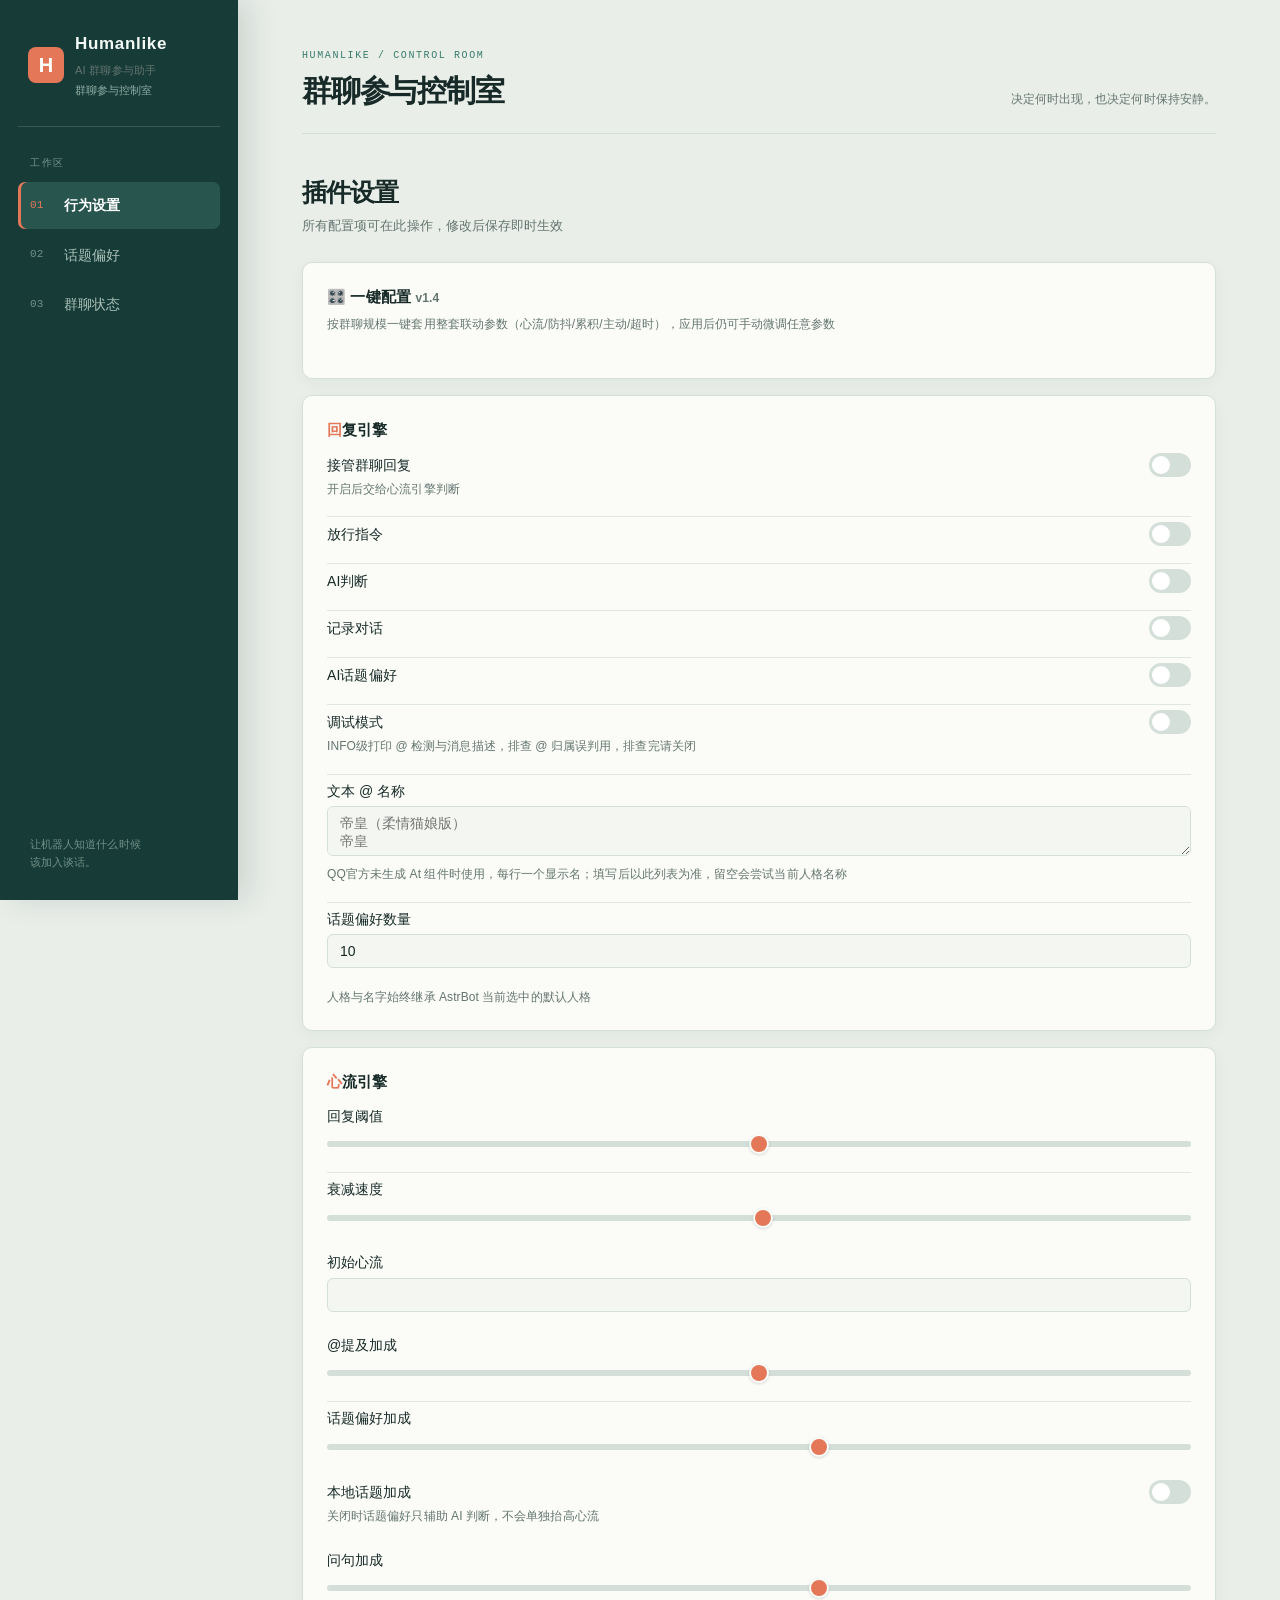
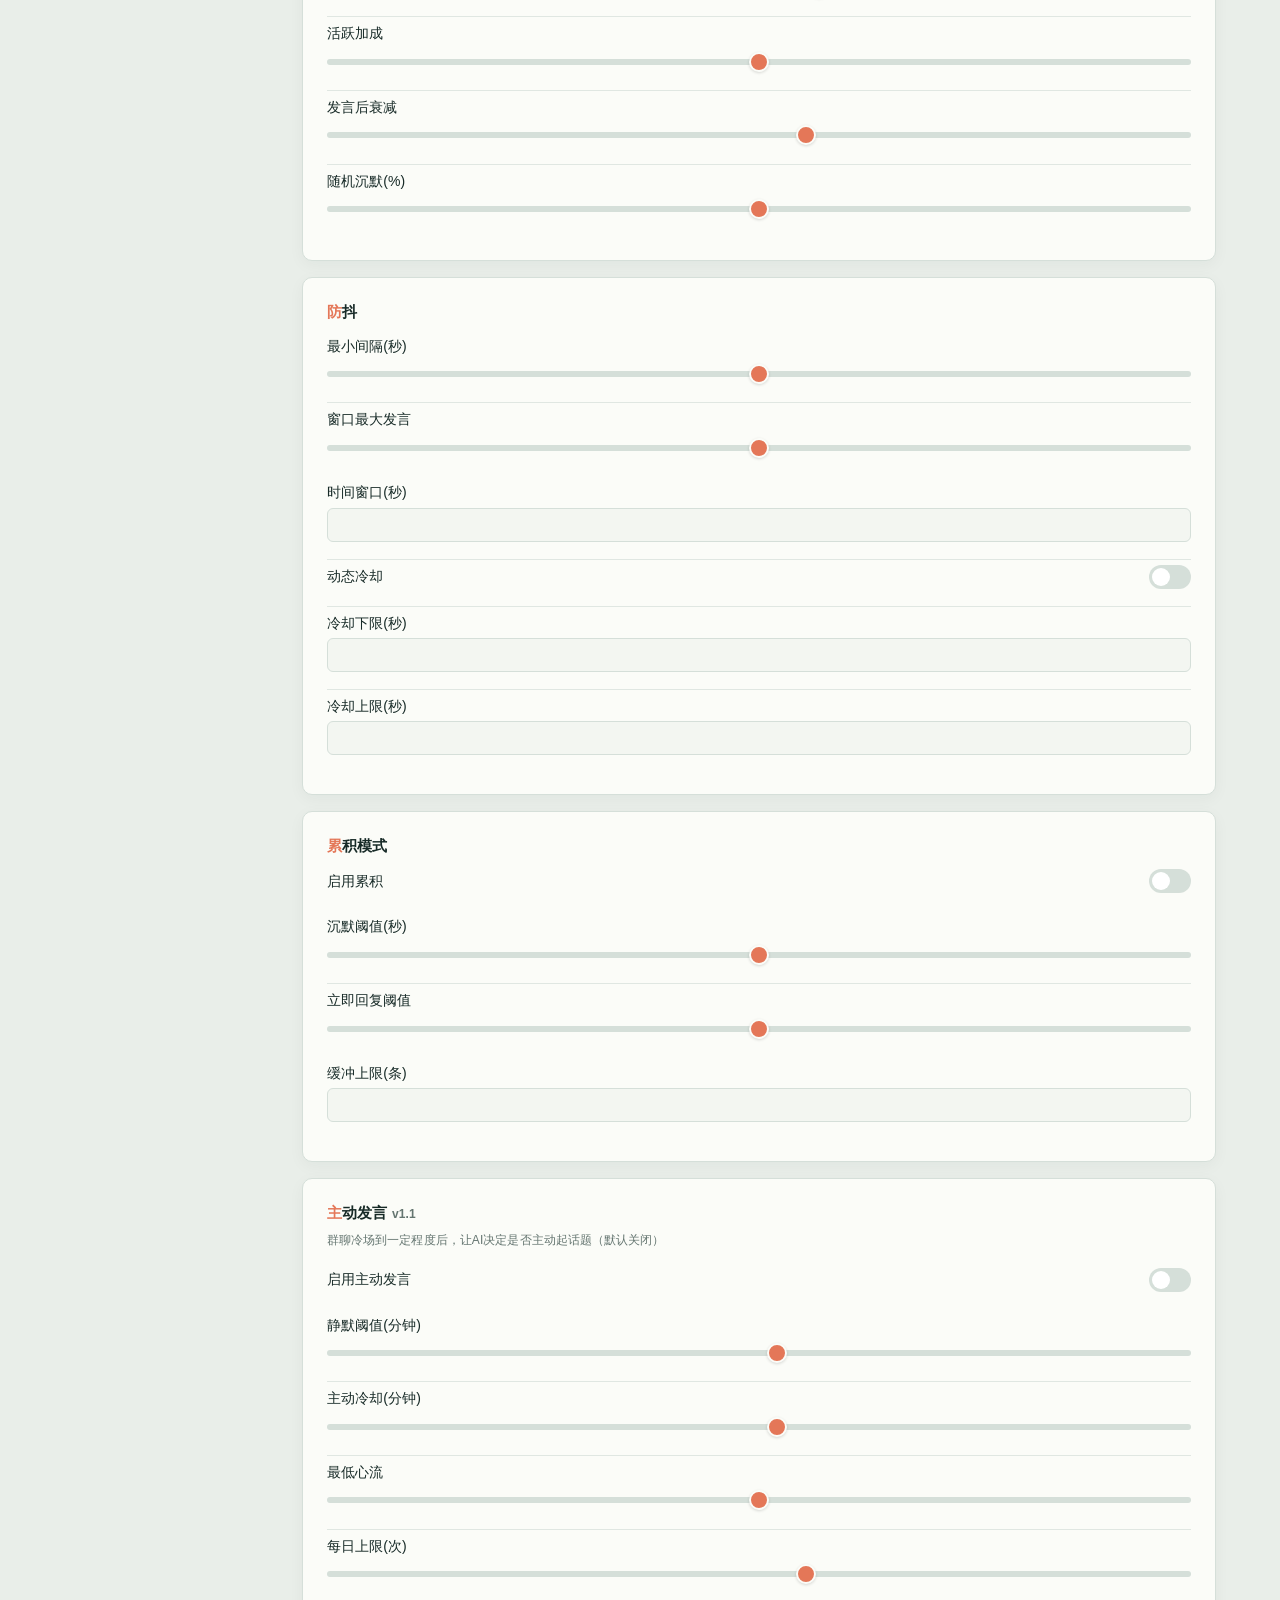
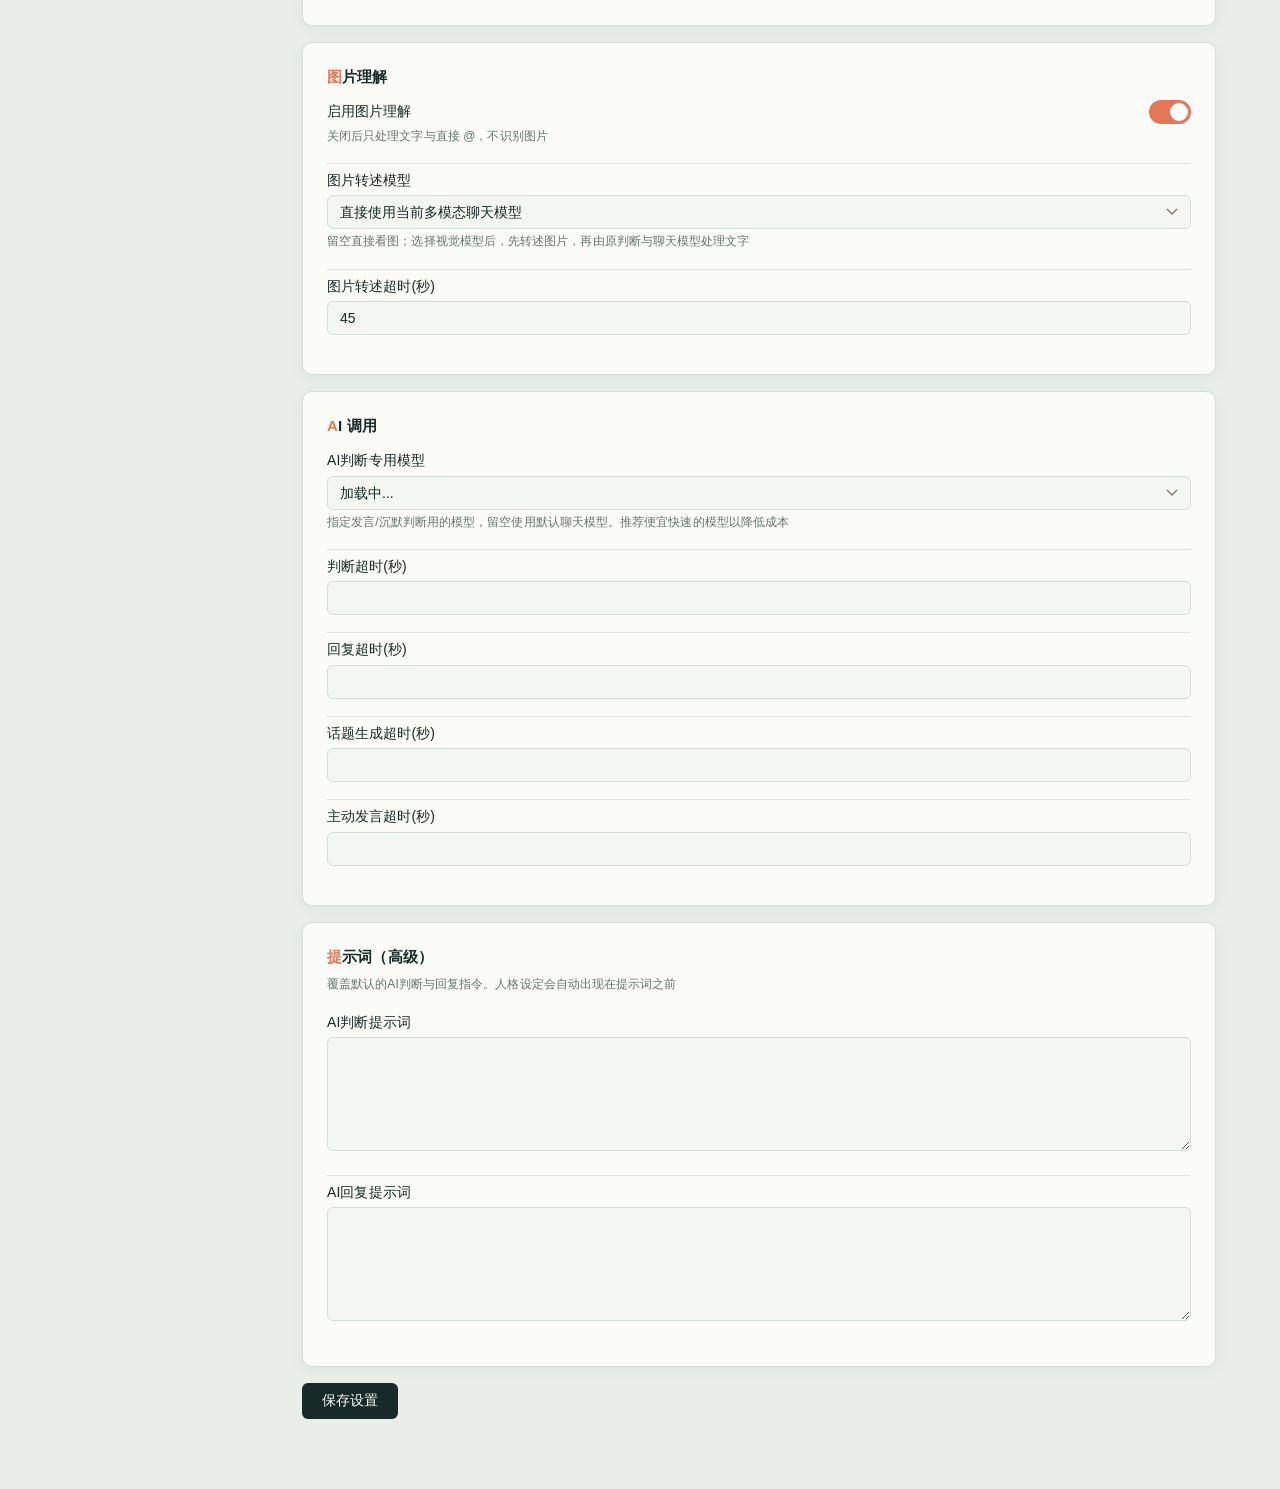
<file: pages/dashboard/index.html>
<!doctype html>
<html lang="zh-CN">
<head>
  <meta charset="utf-8" />
  <title>拟人化群聊助手</title>
  <style>
:root {
  --bg: #f7f3ed; --cream: #fffaf3; --paper: rgba(255,253,247,0.94); --charcoal: #3d3629; --muted: #8a7e6e; --faint: #e6ddd0;
  --amber: #c17a3a; --amber-light: #f5e6d3; --sage: #7a9a6e; --sage-light: #e8f0e3;
  --terracotta: #c15b3b; --terracotta-light: #fce8e2; --side-bg: #f5efe4; --radius: 12px; --radius-sm: 8px;
}
[data-theme="dark"] {
  --bg: #2a2520; --paper: #38332d; --charcoal: #e8e0d0; --muted: #a39888; --faint: #4a4540;
  --amber: #d4a05a; --amber-light: #3d3025; --sage: #8db580; --sage-light: #2d3528;
  --terracotta: #d46a52; --terracotta-light: #3d2825; --side-bg: #302b25;
}
* { box-sizing: border-box; margin: 0; padding: 0; }
body { background: var(--bg); color: var(--charcoal); font-family: "PingFang SC","Microsoft YaHei",-apple-system,sans-serif; font-size: 14px; line-height: 1.6; display: flex; min-height: 100vh; }
.sidebar { width: 180px; background: var(--side-bg); border-right: 1px solid var(--faint); padding: 24px 0; flex-shrink: 0; }
.sidebar h3 { font-size: 15px; padding: 0 20px 16px; border-bottom: 1px solid var(--faint); margin-bottom: 8px; letter-spacing: -0.02em; }
.sidebar a { display: flex; align-items: center; gap: 8px; padding: 10px 20px; font-size: 14px; color: var(--muted); text-decoration: none; transition: all 0.15s; cursor: pointer; }
.sidebar a:hover { color: var(--charcoal); background: rgba(0,0,0,0.03); }
.sidebar a.active { color: var(--amber); font-weight: 600; background: var(--amber-light); }
.content { flex: 1; padding: 28px 32px; overflow-y: auto; }
.tab { display: none; }
.tab.active { display: block; }

h2 { font-size: 22px; letter-spacing: -0.02em; margin-bottom: 4px; }
.subtitle { font-size: 13px; color: var(--muted); margin-bottom: 24px; }

.card { background: var(--paper); border: 1px solid var(--faint); border-radius: var(--radius); padding: 20px; margin-bottom: 16px; box-shadow: 0 2px 6px rgba(0,0,0,0.04); }
.card h3 { font-size: 15px; margin-bottom: 6px; }
.card .hint { font-size: 12px; color: var(--muted); margin-bottom: 12px; }

.field { margin-bottom: 12px; }
.field label { display: flex; align-items: center; justify-content: space-between; font-size: 14px; font-weight: 500; gap: 10px; }
.field .hint { font-size: 12px; color: var(--muted); margin: 2px 0 0; }

input[type="checkbox"] { appearance: none; width: 42px; height: 24px; background: var(--faint); border-radius: 12px; cursor: pointer; position: relative; transition: background 0.2s; flex-shrink: 0; }
input[type="checkbox"]::after { content: ""; position: absolute; top: 3px; left: 3px; width: 18px; height: 18px; background: #fff; border-radius: 50%; transition: transform 0.2s; }
input[type="checkbox"]:checked { background: var(--amber); }
input[type="checkbox"]:checked::after { transform: translateX(18px); }

.inp { width: 100%; padding: 8px 12px; border: 1.5px solid var(--faint); border-radius: var(--radius-sm); background: var(--cream); color: var(--charcoal); font-size: 14px; font-family: inherit; outline: none; transition: border-color 0.2s,box-shadow 0.2s; margin-top: 4px; }
.inp:focus { border-color: var(--amber); box-shadow: 0 0 0 3px var(--amber-light); }

select.inp { appearance: none; background-image: url("data:image/svg+xml,%3Csvg xmlns='http://www.w3.org/2000/svg' width='12' height='8'%3E%3Cpath d='M1 1l5 5 5-5' stroke='%238a7e6e' stroke-width='1.5' fill='none'/%3E%3C/svg%3E"); background-repeat: no-repeat; background-position: right 12px center; padding-right: 32px; cursor: pointer; }

.range-field { margin-bottom: 14px; }
.range-field label { display: flex; justify-content: space-between; font-size: 14px; font-weight: 500; margin-bottom: 4px; }
.range-field output { font-size: 13px; color: var(--amber); font-weight: 600; }
input[type="range"] { width: 100%; height: 6px; appearance: none; background: var(--faint); border-radius: 3px; outline: none; }
input[type="range"]::-webkit-slider-thumb { appearance: none; width: 20px; height: 20px; border-radius: 50%; background: var(--amber); cursor: pointer; border: 2px solid var(--paper); box-shadow: 0 1px 3px rgba(0,0,0,0.15); }
input[type="range"]::-webkit-slider-thumb:hover { transform: scale(1.15); }

.input-row { display: flex; gap: 10px; margin-bottom: 10px; }
.input-row input,.input-row select { flex:1; padding: 10px 14px; border: 1.5px solid var(--faint); border-radius: var(--radius-sm); background: var(--cream); color: var(--charcoal); font-size: 14px; font-family: inherit; outline: none; }
.input-row input:focus,.input-row select:focus { border-color: var(--amber); box-shadow: 0 0 0 3px var(--amber-light); }

.btn { display: inline-flex; align-items: center; gap: 6px; padding: 9px 20px; border: none; border-radius: var(--radius-sm); cursor: pointer; font-size: 14px; font-weight: 500; font-family: inherit; transition: all 0.15s; }
.btn-primary { background: var(--amber); color: #fff; }
.btn-primary:hover { background: var(--terracotta); }
.btn-primary:disabled { opacity: 0.45; cursor: not-allowed; }
.btn-ghost { background: none; color: var(--muted); padding: 6px 12px; font-size: 13px; }
.btn-ghost:hover { color: var(--terracotta); }

.tags { display: flex; flex-wrap: wrap; gap: 8px; margin: 12px 0; min-height: 32px; }
.tag { display: inline-flex; align-items: center; gap: 6px; padding: 5px 12px; border-radius: 20px; font-size: 13px; font-weight: 500; animation: popIn 0.25s cubic-bezier(0.16,1,0.3,1); }
@keyframes popIn { from{opacity:0;transform:scale(0.85)} to{opacity:1;transform:scale(1)} }
.tag.manual { background: var(--amber-light); color: var(--amber); }
.tag.ai { background: var(--sage-light); color: var(--sage); }
.tag-del { background: none; border: none; cursor: pointer; color: inherit; opacity: 0.5; font-size: 17px; line-height: 1; padding: 0; }
.tag-del:hover { opacity: 1; }

.empty-msg { color: var(--muted); font-size: 13px; padding: 4px 0; opacity: 0.7; }
.status-line { font-size: 13px; margin-top: 8px; }
.status-line.success { color: var(--sage); }
.status-line.error { color: var(--terracotta); }
.actions { display: flex; align-items: center; gap: 10px; margin-top: 4px; }

table { width: 100%; border-collapse: collapse; }
thead th { padding: 10px 14px; text-align: left; font-size: 12px; font-weight: 600; text-transform: uppercase; letter-spacing: 0.05em; color: var(--muted); border-bottom: 1.5px solid var(--faint); }
tbody td { padding: 12px 14px; font-size: 14px; border-bottom: 1px solid var(--faint); }
td:nth-child(2) { font-family: "SF Mono","Consolas",monospace; font-size: 12px; white-space: nowrap; }
td:nth-child(5) { font-weight: 600; }

.flow-row { display: flex; align-items: center; gap: 8px; }
.flow-bar-wrap { flex: 1; height: 8px; background: var(--faint); border-radius: 4px; overflow: hidden; }
.flow-bar-fill { height: 100%; border-radius: 4px; transition: width 0.6s cubic-bezier(0.16,1,0.3,1); }
.flow-bar-fill.low { background: var(--muted); }
.flow-bar-fill.mid { background: var(--amber); }
.flow-bar-fill.high { background: var(--terracotta); }
.flow-val { font-size: 13px; font-weight: 600; min-width: 32px; text-align: right; }

.spinner { display: inline-block; width: 16px; height: 16px; border: 2px solid rgba(255,255,255,0.25); border-top-color: #fff; border-radius: 50%; animation: spin 0.5s linear infinite; }
@keyframes spin { to{transform:rotate(360deg)} }

.meta-bar { display: flex; gap: 14px; font-size: 12px; color: var(--muted); margin-top: 6px; }
.meta-bar span { display: flex; align-items: center; gap: 4px; }
.meta-dot { width: 8px; height: 8px; border-radius: 50%; background: var(--sage); }
.meta-dot.off { background: var(--muted); }

.refresh-row { display: flex; align-items: center; gap: 10px; margin-top: 14px; }
.auto-refresh { font-size: 12px; color: var(--muted); }

/* Visual polish */
body {
  background:
    radial-gradient(circle at 92% 0%, rgba(193,122,58,.13), transparent 28rem),
    radial-gradient(circle at 0% 100%, rgba(122,154,110,.10), transparent 24rem),
    var(--bg);
}
.sidebar {
  position: sticky; top: 0; height: 100vh; padding: 28px 12px;
  background: linear-gradient(180deg, rgba(255,253,247,.94), rgba(245,239,228,.86));
  box-shadow: 8px 0 28px rgba(61,54,41,.05); z-index: 2;
}
.sidebar h3 { padding: 4px 14px 22px; border-bottom: 0; font-size: 16px; }
.sidebar h3::after { content: "AI 群聊参与助手"; display:block; margin-top:5px; font-size:11px; font-weight:400; letter-spacing:.02em; color:var(--muted); }
.sidebar a { position:relative; margin: 5px 0; border-radius: 10px; padding: 11px 14px; }
.sidebar a:hover { background: rgba(193,122,58,.08); }
.sidebar a.active { box-shadow: inset 3px 0 0 var(--amber), 0 4px 12px rgba(193,122,58,.08); }
.content { width: min(100%, 1180px); padding: 38px clamp(22px, 4vw, 58px) 56px; }
.tab.active { animation: tabIn .24s ease-out; }
@keyframes tabIn { from { opacity:0; transform:translateY(5px); } to { opacity:1; transform:none; } }
h2 { font-size: clamp(24px, 3vw, 30px); font-weight: 700; }
.subtitle { max-width: 720px; margin-bottom: 28px; }
.card { border-color: rgba(230,221,208,.9); box-shadow: 0 8px 24px rgba(61,54,41,.045); }
.card:hover { box-shadow: 0 12px 30px rgba(61,54,41,.08); transform: translateY(-1px); transition: transform .18s, box-shadow .18s; }
.card h3 { font-size: 16px; letter-spacing: -.01em; }
.card h3:first-letter { color: var(--amber); }
.field, .range-field { padding: 5px 0; }
.field + .field, .range-field + .range-field { border-top: 1px solid rgba(230,221,208,.55); }
.inp, .input-row input, .input-row select { background: var(--cream); }
.btn { box-shadow: 0 3px 8px rgba(61,54,41,.08); }
.btn:focus-visible, .sidebar a:focus-visible, input:focus-visible, select:focus-visible, textarea:focus-visible { outline: 3px solid rgba(193,122,58,.28); outline-offset: 2px; }
.btn-primary { background: linear-gradient(135deg, var(--amber), #aa6330); }
.btn-primary:hover { background: linear-gradient(135deg, var(--terracotta), #a84931); transform: translateY(-1px); }
.meta-bar { padding: 10px 14px; border: 1px solid var(--faint); border-radius: 10px; background: rgba(255,253,247,.58); width: fit-content; }
.flow-bar-wrap { height: 9px; box-shadow: inset 0 1px 2px rgba(0,0,0,.08); }
table { min-width: 820px; }
tbody tr { transition: background .15s; }
tbody tr:hover { background: rgba(193,122,58,.055); }
tbody td small { display:block; color:var(--muted); font-weight:400; font-size:11px; white-space:nowrap; }
.card:has(table) { overflow-x: auto; }
.empty-msg { padding: 18px 4px; text-align:center; }

@media (max-width: 760px) {
  body { display:block; }
  .sidebar { position:sticky; top:0; width:100%; height:auto; padding:10px 12px; display:flex; align-items:center; gap:5px; overflow-x:auto; }
  .sidebar h3 { min-width:max-content; padding:8px 10px; margin-right:5px; }
  .sidebar h3::after { display:none; }
  .sidebar a { white-space:nowrap; margin:0; padding:9px 12px; }
  .content { padding:26px 14px 42px; }
  .input-row { flex-wrap:wrap; }
  .input-row .btn { width:100%; justify-content:center; }
  .actions { flex-wrap:wrap; }
  .meta-bar { width:100%; flex-wrap:wrap; }
}

/* Control-room visual system */
:root {
  --bg: #e9eee9; --paper: #fbfcf8; --cream: #f3f6f1; --charcoal: #172a27;
  --muted: #647570; --faint: #d5dfd9; --amber: #e47758; --amber-light: #f9e3dc;
  --sage: #397c6b; --sage-light: #dcece6; --terracotta: #c9574d; --side-bg: #173b37;
  --radius: 10px; --radius-sm: 6px;
}
[data-theme="dark"] { --bg:#102522; --paper:#17312d; --cream:#122a27; --charcoal:#e5f0ea; --muted:#9bb0a8; --faint:#31514a; --amber:#ef896c; --amber-light:#4b302a; --sage:#76c4a9; --sage-light:#21463e; --terracotta:#ef8172; --side-bg:#0b1d1b; }
body { background: var(--bg); color:var(--charcoal); font-family: "Avenir Next", "PingFang SC", "Microsoft YaHei", sans-serif; letter-spacing: .005em; }
.sidebar { width: 238px; background: var(--side-bg); color: #dcece6; border: 0; padding: 28px 18px; box-shadow: 12px 0 28px rgba(13,41,36,.12); }
.brand-mark { display:flex; align-items:center; gap:11px; padding: 2px 10px 27px; border-bottom:1px solid rgba(220,236,230,.16); }
.brand-mark > span { display:grid; place-items:center; width:36px; height:36px; background:var(--amber); color:#fff; font-weight:800; font-size:20px; border-radius:8px; }
.brand-mark h3 { padding:0; margin:0; border:0; color:#f3faf6; font-size:17px; letter-spacing:.04em; }
.brand-mark small { display:block; color:#91afa6; font-size:11px; margin-top:2px; }
.nav-label { padding:28px 12px 8px; color:#75968d; font-size:10px; letter-spacing:.15em; }
.sidebar a { color:#a9c1b8; border-radius:7px; margin:3px 0; padding:12px; gap:11px; }
.sidebar a b { width:23px; color:#6f9288; font: 11px/1 "SF Mono", monospace; }
.sidebar a:hover { color:#fff; background:rgba(255,255,255,.08); }
.sidebar a.active { color:#fff; background:#28564e; box-shadow: inset 3px 0 var(--amber); }
.sidebar a.active b { color:var(--amber); }
.sidebar-foot { position:absolute; bottom:28px; padding:0 12px; color:#709087; font-size:11px; line-height:1.7; }
.content { max-width:none; padding: 42px clamp(24px,5vw,76px) 70px; }
.topbar { display:flex; align-items:flex-end; justify-content:space-between; gap:30px; max-width:1120px; margin:0 auto 38px; padding-bottom:24px; border-bottom:1px solid var(--faint); }
.eyebrow { color:var(--sage); font: 10px/1 "SF Mono", monospace; letter-spacing:.16em; }
.topbar h1 { margin-top:10px; font-size:30px; line-height:1.15; letter-spacing:-.04em; }
.topbar-note { max-width:260px; color:var(--muted); font-size:12px; line-height:1.6; text-align:right; }
.tab { max-width:1120px; margin:0 auto; }
h2 { font-size:25px; letter-spacing:-.04em; }
.subtitle { max-width:620px; margin-bottom:25px; }
.card { background:var(--paper); border:1px solid var(--faint); border-radius:var(--radius); padding:22px 24px; box-shadow:0 4px 16px rgba(23,42,39,.045); }
.card:hover { transform:none; box-shadow:0 8px 22px rgba(23,42,39,.08); }
.card h3 { font-size:15px; letter-spacing:.01em; }
.card .hint, .field .hint { color:var(--muted); }
.field + .field, .range-field + .range-field { border-top:1px solid rgba(213,223,217,.7); }
.btn { border-radius:6px; box-shadow:none; }
.btn-primary { background:var(--charcoal); color:var(--paper); }
.btn-primary:hover { background:var(--amber); }
.btn-ghost { color:var(--sage); }
.meta-bar { background:var(--paper); }
table { min-width: 860px; }
thead th { text-transform:none; letter-spacing:.02em; font-size:11px; }
tbody td { padding:14px; }
.flow-bar-fill.high { background:var(--amber); }
.flow-bar-fill.mid { background:var(--sage); }
.flow-bar-fill.low { background:#9aaba5; }
.tag { border-radius:5px; }
.tag.manual { background:var(--amber-light); color:var(--terracotta); }
.tag.ai { background:var(--sage-light); color:var(--sage); }
@media (max-width: 760px) {
  .sidebar { padding:10px; }
  .brand-mark { padding:0 6px 8px; border:0; }
  .brand-mark > span { width:30px; height:30px; font-size:16px; }
  .brand-mark h3 { font-size:14px; }
  .sidebar .nav-label, .sidebar-foot { display:none; }
  .sidebar a { padding:9px 10px; }
  .sidebar a b { display:none; }
  .topbar { display:block; margin-bottom:28px; padding-bottom:18px; }
  .topbar-note { margin-top:12px; text-align:left; }
  .topbar h1 { font-size:25px; }
}
@media (prefers-reduced-motion: reduce) { *, *::before, *::after { animation-duration:.01ms !important; transition-duration:.01ms !important; } }
  </style>
</head>
<body>

<nav class="sidebar">
  <div class="brand-mark"><span>H</span><div><h3>Humanlike</h3><small>群聊参与控制室</small></div></div>
  <div class="nav-label">工作区</div>
  <a data-tab="settings" class="active"><b>01</b>行为设置</a>
  <a data-tab="keywords"><b>02</b>话题偏好</a>
  <a data-tab="status"><b>03</b>群聊状态</a>
  <div class="sidebar-foot">让机器人知道什么时候<br>该加入谈话。</div>
</nav>

<div class="content">
<header class="topbar"><div><span class="eyebrow">HUMANLIKE / CONTROL ROOM</span><h1>群聊参与控制室</h1></div><div class="topbar-note">决定何时出现，也决定何时保持安静。</div></header>
<!-- ====== SETTINGS ====== -->
<div class="tab active" id="tab-settings">
  <h2>插件设置</h2>
  <p class="subtitle">所有配置项可在此操作，修改后保存即时生效</p>
  <div class="card"><h3>🎛️ 一键配置 <span style="font-size:12px;color:var(--muted)">v1.4</span></h3>
    <p class="hint">按群聊规模一键套用整套联动参数（心流/防抖/累积/主动/超时），应用后仍可手动微调任意参数</p>
    <div class="input-row" id="presetBtns"></div>
    <div class="status-line" id="presetStatus"></div>
  </div>
  <form id="settingsForm" autocomplete="off">
    <div class="card"><h3>回复引擎</h3>
      <div class="field"><label><span>接管群聊回复</span><input type="checkbox" name="reply_engine.override_group_replies"></label><span class="hint">开启后交给心流引擎判断</span></div>
      <div class="field"><label><span>放行指令</span><input type="checkbox" name="reply_engine.allow_command_pass"></label></div>
      <div class="field"><label><span>AI判断</span><input type="checkbox" name="reply_engine.enable_ai_judge"></label></div>
      <div class="field"><label><span>记录对话</span><input type="checkbox" name="reply_engine.record_conversation"></label></div>
      <div class="field"><label><span>AI话题偏好</span><input type="checkbox" name="reply_engine.use_ai_keywords"></label></div>
      <div class="field"><label><span>调试模式</span><input type="checkbox" name="reply_engine.debug"></label><span class="hint">INFO级打印 @ 检测与消息描述，排查 @ 归属误判用，排查完请关闭</span></div>
      <div class="field"><label>文本 @ 名称</label><textarea name="reply_engine.text_mention_names" rows="2" class="inp" placeholder="帝皇（柔情猫娘版）&#10;帝皇" style="resize:vertical"></textarea><span class="hint">QQ官方未生成 At 组件时使用，每行一个显示名；填写后以此列表为准，留空会尝试当前人格名称</span></div>
      <div class="field"><label>话题偏好数量</label><input type="number" name="reply_engine.keyword_count" min="3" max="30" value="10" class="inp"></div>
      <span class="hint">人格与名字始终继承 AstrBot 当前选中的默认人格</span>
    </div>
    <div class="card"><h3>心流引擎</h3>
      <div class="range-field"><label>回复阈值 <output></output></label><input type="range" name="flow_engine.flow_reply_threshold" min="10" max="80" step="5"></div>
      <div class="range-field"><label>衰减速度 <output></output></label><input type="range" name="flow_engine.flow_decay_rate" min="0.01" max="1" step="0.01"></div>
      <div class="field"><label>初始心流</label><input type="number" name="flow_engine.initial_flow" min="0" max="100" class="inp"></div>
      <div class="range-field"><label>@提及加成 <output></output></label><input type="range" name="flow_engine.flow_boost_mention" min="10" max="60" step="5"></div>
      <div class="range-field"><label>话题偏好加成 <output></output></label><input type="range" name="flow_engine.flow_boost_keyword" min="5" max="40" step="5"></div>
      <div class="field"><label><span>本地话题加成</span><input type="checkbox" name="flow_engine.keyword_boost_enabled"></label><span class="hint">关闭时话题偏好只辅助 AI 判断，不会单独抬高心流</span></div>
      <div class="range-field"><label>问句加成 <output></output></label><input type="range" name="flow_engine.flow_boost_question" min="5" max="40" step="5"></div>
      <div class="range-field"><label>活跃加成 <output></output></label><input type="range" name="flow_engine.flow_boost_activity" min="1" max="15" step="1"></div>
      <div class="range-field"><label>发言后衰减 <output></output></label><input type="range" name="flow_engine.flow_decay_on_reply" min="5" max="50" step="5"></div>
      <div class="range-field"><label>随机沉默(%) <output></output></label><input type="range" name="flow_engine.random_silence_probability" min="0" max="40" step="5"></div>
    </div>
    <div class="card"><h3>防抖</h3>
      <div class="range-field"><label>最小间隔(秒) <output></output></label><input type="range" name="debounce.min_reply_cooldown" min="2" max="60" step="1"></div>
      <div class="range-field"><label>窗口最大发言 <output></output></label><input type="range" name="debounce.max_replies_per_window" min="2" max="20" step="1"></div>
      <div class="field"><label>时间窗口(秒)</label><input type="number" name="debounce.reply_window_seconds" min="60" max="600" class="inp"></div>
      <div class="field"><label><span>动态冷却</span><input type="checkbox" name="debounce.dynamic_cooldown_enabled"></label></div>
      <div class="field"><label>冷却下限(秒)</label><input type="number" name="debounce.min_dynamic_cooldown" min="3" max="30" class="inp"></div>
      <div class="field"><label>冷却上限(秒)</label><input type="number" name="debounce.max_dynamic_cooldown" min="5" max="120" class="inp"></div>
    </div>
    <div class="card"><h3>累积模式</h3>
      <div class="field"><label><span>启用累积</span><input type="checkbox" name="accumulation.enabled"></label></div>
      <div class="range-field"><label>沉默阈值(秒) <output></output></label><input type="range" name="accumulation.silence_threshold" min="2" max="20" step="1"></div>
      <div class="range-field"><label>立即回复阈值 <output></output></label><input type="range" name="accumulation.immediate_flow_threshold" min="50" max="100" step="5"></div>
      <div class="field"><label>缓冲上限(条)</label><input type="number" name="accumulation.max_buffer_size" min="5" max="50" class="inp"></div>
    </div>
    <div class="card"><h3>主动发言 <span style="font-size:12px;color:var(--muted)">v1.1</span></h3>
      <p class="hint">群聊冷场到一定程度后，让AI决定是否主动起话题（默认关闭）</p>
      <div class="field"><label><span>启用主动发言</span><input type="checkbox" name="proactive.enabled"></label></div>
      <div class="range-field"><label>静默阈值(分钟) <output></output></label><input type="range" name="proactive.idle_minutes" min="5" max="120" step="5"></div>
      <div class="range-field"><label>主动冷却(分钟) <output></output></label><input type="range" name="proactive.cooldown_minutes" min="10" max="240" step="10"></div>
      <div class="range-field"><label>最低心流 <output></output></label><input type="range" name="proactive.min_flow" min="0" max="80" step="5"></div>
      <div class="range-field"><label>每日上限(次) <output></output></label><input type="range" name="proactive.max_per_day" min="1" max="10" step="1"></div>
    </div>
    <div class="card"><h3>图片理解</h3>
      <div class="field"><label><span>启用图片理解</span><input type="checkbox" name="reply_engine.enable_image_understanding" checked></label><span class="hint">关闭后只处理文字与直接 @，不识别图片</span></div>
      <div class="field"><label>图片转述模型</label><select name="reply_engine.image_description_provider_id" class="inp" id="imageProvider"><option value="">直接使用当前多模态聊天模型</option></select><span class="hint">留空直接看图；选择视觉模型后，先转述图片，再由原判断与聊天模型处理文字</span></div>
      <div class="field"><label>图片转述超时(秒)</label><input type="number" name="ai_timeout.image_description_seconds" value="45" min="1" max="180" class="inp"></div>
    </div>
    <div class="card"><h3>AI 调用</h3>
      <div class="field"><label>AI判断专用模型</label><select name="reply_engine.judge_provider_id" class="inp" id="judgeProvider"><option value="">加载中...</option></select><span class="hint">指定发言/沉默判断用的模型，留空使用默认聊天模型。推荐便宜快速的模型以降低成本</span></div>
      <div class="field"><label>判断超时(秒)</label><input type="number" name="ai_timeout.judge_seconds" min="5" max="120" class="inp"></div>
      <div class="field"><label>回复超时(秒)</label><input type="number" name="ai_timeout.reply_seconds" min="10" max="180" class="inp"></div>
      <div class="field"><label>话题生成超时(秒)</label><input type="number" name="ai_timeout.keywords_seconds" min="10" max="180" class="inp"></div>
      <div class="field"><label>主动发言超时(秒)</label><input type="number" name="ai_timeout.proactive_seconds" min="5" max="120" class="inp"></div>
    </div>
    <div class="card"><h3>提示词（高级）</h3>
      <p class="hint">覆盖默认的AI判断与回复指令。人格设定会自动出现在提示词之前</p>
      <div class="field"><label>AI判断提示词</label><textarea name="ai_judge_prompt" rows="6" class="inp" style="font-family:inherit;resize:vertical"></textarea></div>
      <div class="field"><label>AI回复提示词</label><textarea name="ai_reply_prompt" rows="6" class="inp" style="font-family:inherit;resize:vertical"></textarea></div>
    </div>
    <div class="actions"><button type="submit" class="btn btn-primary" id="saveBtn">保存设置</button><span class="status-line" id="saveStatus"></span></div>
  </form>
</div>

<!-- ====== KEYWORDS ====== -->
<div class="tab" id="tab-keywords">
  <h2>话题偏好</h2>
  <p class="subtitle">这些偏好只作为上下文提示，帮助机器人判断是否适合参与当前讨论</p>
  <div class="card"><h3>手动添加</h3>
    <div class="input-row"><input type="text" id="manualInput" placeholder="输入话题或短语，回车添加"><button class="btn btn-primary" id="addBtn">添加</button></div>
    <div class="tags" id="manualTags"></div>
    <div class="actions"><button class="btn-ghost" id="clearManual">清空手动</button><span style="font-size:12px;color:var(--muted)" id="manualCount"></span></div>
  </div>
  <div class="card"><h3>AI生成话题</h3>
    <div class="input-row"><select id="personaSelect" class="inp" style="flex:1"><option value="">加载中...</option></select><button class="btn btn-primary" id="genBtn">生成</button></div>
    <div class="tags" id="aiTags"></div>
    <div class="actions"><button class="btn-ghost" id="clearAi">清空AI</button><span style="font-size:12px;color:var(--muted)" id="aiCount"></span></div>
    <div class="status-line" id="genStatus"></div>
  </div>
  <div class="card"><h3>匹配预览</h3>
    <div class="input-row"><input type="text" id="testInput" placeholder="输入消息，查看命中的话题偏好"><button class="btn btn-primary" id="testBtn">测试</button></div>
    <div class="status-line" id="testResult"></div>
  </div>
</div>

<!-- ====== STATUS ====== -->
<div class="tab" id="tab-status">
  <h2>状态面板</h2>
  <p class="subtitle">各群聊心流状态与发言统计</p>
  <div class="meta-bar" id="metaBar"></div>
  <div class="card" style="margin-top:16px">
    <table><thead><tr><th>群聊</th><th style="width:200px">心流</th><th>上次发言</th><th>最近消息</th><th>最近决策</th><th>窗口</th><th>缓冲</th></tr></thead>
      <tbody id="groupTable"></tbody>
    </table>
    <div class="empty-msg" id="emptyMsg">尚无群聊数据</div>
  </div>
  <div class="refresh-row"><button class="btn btn-primary" id="refreshBtn">刷新</button><span class="auto-refresh" id="autoLabel">10s</span></div>
</div>
</div>

<script type="module">
const bridge = window.AstrBotPluginPage;
await bridge.ready();

// ====== NAVIGATION ======
document.querySelectorAll('.sidebar a').forEach(a => {
  a.addEventListener('click', () => {
    document.querySelectorAll('.sidebar a').forEach(x => x.classList.remove('active'));
    a.classList.add('active');
    document.querySelectorAll('.tab').forEach(t => t.classList.remove('active'));
    document.getElementById('tab-' + a.dataset.tab).classList.add('active');
    if (a.dataset.tab === 'status') loadStatus();
  });
});

// ====== SETTINGS ======
const form = document.getElementById('settingsForm');
const saveBtn = document.getElementById('saveBtn');
const saveStatus = document.getElementById('saveStatus');

const RANGES = [
  'flow_engine.flow_reply_threshold','flow_engine.flow_decay_rate',
  'flow_engine.flow_boost_mention','flow_engine.flow_boost_keyword',
  'flow_engine.flow_boost_question','flow_engine.flow_boost_activity',
  'flow_engine.flow_decay_on_reply','flow_engine.random_silence_probability',
  'debounce.min_reply_cooldown','debounce.max_replies_per_window',
  'accumulation.silence_threshold','accumulation.immediate_flow_threshold',
  'proactive.idle_minutes','proactive.cooldown_minutes',
  'proactive.min_flow','proactive.max_per_day'
];
RANGES.forEach(n => {
  const el = form.querySelector(`[name="${n}"]`);
  if (el) el.addEventListener('input', () => {
    const o = el.closest('.range-field')?.querySelector('output');
    if (o) o.textContent = el.value;
  });
});

function setVal(path, val) {
  const el = form.querySelector(`[name="${path}"]`);
  if (!el) return;
  if (el.type === 'checkbox') { el.checked = !!val; }
  else if (el.type === 'range') { el.value = (val != null) ? val : (el.min || 0); el.dispatchEvent(new Event('input')); }
  else if (path === 'reply_engine.text_mention_names') { el.value = Array.isArray(val) ? val.join('\n') : (val != null ? val : ''); }
  else {
    if (el.tagName === 'SELECT' && val && !Array.from(el.options).some(o => o.value === String(val))) {
      el.add(new Option(String(val) + '（当前配置）', String(val)));
    }
    el.value = (val != null) ? val : '';
  }
}
async function loadSettings() {
  try {
    const data = await bridge.apiGet('settings');
    for (const [sec, items] of Object.entries(data)) {
      if (typeof items === 'object' && items && !Array.isArray(items)) {
        for (const [k, v] of Object.entries(items)) setVal(`${sec}.${k}`, v);
      }
    }
    for (const k of ['ai_judge_prompt','ai_reply_prompt']) {
      if (data[k] !== undefined) setVal(k, data[k]);
    }
  } catch (e) { saveStatus.textContent = '加载失败'; saveStatus.className = 'status-line error'; }
}
// 先加载可用模型列表，再加载设置（下拉框选项需要先就位）
(async () => {
  try {
    const provs = await bridge.apiGet('providers');
    const imageSel = document.getElementById('imageProvider');
    imageSel.innerHTML = '<option value="">直接使用当前多模态聊天模型</option>' +
      provs.map(p => `<option value="${attr(p.id)}">${esc(p.name)}</option>`).join('');
    const sel = document.getElementById('judgeProvider');
    sel.innerHTML = '<option value="">（默认聊天模型）</option>' +
      provs.map(p => `<option value="${attr(p.id)}">${esc(p.name)}</option>`).join('');
  } catch { /* 列表加载失败则保持默认选项 */ }
  loadSettings();
})();

// ====== 一键配置预设 ======
(async () => {
  const wrap = document.getElementById('presetBtns');
  const st = document.getElementById('presetStatus');
  try {
    const presets = await bridge.apiGet('presets');
    wrap.innerHTML = presets.map(p =>
      `<button class="btn btn-primary" data-preset="${attr(p.name)}" title="${esc(p.desc)}" style="flex:1">${esc(p.label)}</button>`
    ).join('');
    wrap.querySelectorAll('button').forEach(b => {
      b.onclick = async () => {
        b.disabled = true;
        st.textContent = '⏳ 正在应用...';
        st.className = 'status-line';
        try {
          const r = await bridge.apiPost('presets/apply', { name: b.dataset.preset });
          if (r.ok) {
            st.textContent = `✅ 已应用「${r.label}」，可继续手动微调任意参数`;
            st.className = 'status-line success';
            loadSettings();
          } else {
            st.textContent = '❌ 应用失败';
            st.className = 'status-line error';
          }
        } catch (e) {
          st.textContent = '❌ ' + (e.message || '应用失败');
          st.className = 'status-line error';
        }
        b.disabled = false;
      };
    });
  } catch {
    wrap.innerHTML = '<span class="empty-msg">预设加载失败</span>';
  }
})();
form.onsubmit = async (e) => {
  e.preventDefault();
  saveBtn.disabled = true; saveBtn.innerHTML = '<span class="spinner"></span>';
  const body = {};
  for (const el of form.elements) {
    if (!el.name) continue;
    const parts = el.name.split('.');
    if (parts.length === 2) {
      body[parts[0]] = body[parts[0]] || {};
      body[parts[0]][parts[1]] = el.type === 'checkbox' ? el.checked : (el.type === 'range' || el.type === 'number' ? parseFloat(el.value) || 0 : (el.name === 'reply_engine.text_mention_names' ? el.value.split(/\r?\n/).map(x => x.trim()).filter(Boolean) : el.value));
    } else { body[el.name] = el.type === 'checkbox' ? el.checked : el.value; }
  }
  try {
    const r = await bridge.apiPost('settings/save', body);
    saveStatus.textContent = r.ok ? '已保存' : '保存失败';
    saveStatus.className = r.ok ? 'status-line success' : 'status-line error';
  } catch (e) { saveStatus.textContent = e.message || '失败'; saveStatus.className = 'status-line error'; }
  saveBtn.disabled = false; saveBtn.innerHTML = '保存设置';
};

// ====== KEYWORDS ======
const mi = document.getElementById('manualInput'), ab = document.getElementById('addBtn');
const mt = document.getElementById('manualTags'), at = document.getElementById('aiTags');
const gb = document.getElementById('genBtn'), gs = document.getElementById('genStatus');
const cm = document.getElementById('clearManual'), ca = document.getElementById('clearAi');
const mc = document.getElementById('manualCount'), ac = document.getElementById('aiCount');
const ps = document.getElementById('personaSelect');
const ti = document.getElementById('testInput'), tb = document.getElementById('testBtn'), tr = document.getElementById('testResult');

function esc(s) { const d = document.createElement('div'); d.textContent = s; return d.innerHTML; }
function attr(s) { return s.replace(/"/g,'&quot;'); }
function bindDel() {
  document.querySelectorAll('.tag-del').forEach(b => {
    b.onclick = async () => { await bridge.apiPost('keywords/remove',{keyword:b.dataset.kw}); loadKw(); };
  });
}
function renderManual(kw) {
  mc.textContent = kw.length ? `共${kw.length}个` : ''; cm.style.display = kw.length ? '' : 'none';
  mt.innerHTML = kw.length ? kw.map(k => `<span class="tag manual">${esc(k)}<button class="tag-del" data-kw="${attr(k)}" data-type="manual">×</button></span>`).join('') : '<span class="empty-msg">暂无</span>';
  bindDel();
}
function renderAi(kw) {
  ac.textContent = kw.length ? `共${kw.length}个` : ''; ca.style.display = kw.length ? '' : 'none';
  at.innerHTML = kw.length ? kw.map(k => `<span class="tag ai">${esc(k)}<button class="tag-del" data-kw="${attr(k)}" data-type="ai">×</button></span>`).join('') : '<span class="empty-msg">暂无，选择人格后点击生成</span>';
  bindDel();
}
async function loadKw() { const d = await bridge.apiGet('keywords/list'); renderManual(d.manual||[]); renderAi(d.ai||[]); }
ab.onclick = async () => { const k = mi.value.trim(); if(!k) return; await bridge.apiPost('keywords/add',{keyword:k}); mi.value=''; loadKw(); };
mi.onkeydown = e => { if(e.key==='Enter') ab.click(); };
gb.onclick = async () => {
  gb.disabled = true; gb.innerHTML = '<span class="spinner"></span>'; gs.textContent = ''; gs.className = 'status-line';
  try { const r = await bridge.apiPost('keywords/generate',{persona_id:ps.value}); gs.textContent = r.ok ? `已生成${r.keywords.length}个` : '失败'; gs.className = r.ok ? 'status-line success' : 'status-line error'; }
  catch(e) { gs.textContent = e.message||'失败'; gs.className = 'status-line error'; }
  gb.disabled = false; gb.innerHTML = '生成'; loadKw();
};
cm.onclick = async () => { await bridge.apiPost('keywords/clear',{target:'manual'}); loadKw(); };
ca.onclick = async () => { await bridge.apiPost('keywords/clear',{target:'ai'}); loadKw(); };
tb.onclick = async () => {
  const t = ti.value.trim(); if(!t) return;
  try { const {hits,total_keywords} = await bridge.apiPost('keywords/test',{text:t}); tr.innerHTML = hits.length ? `命中 ${hits.length}/${total_keywords}: ` + hits.map(k => `<b>${esc(k)}</b>`).join('、') : `无命中 (${total_keywords}个话题偏好)`; }
  catch { tr.textContent = '测试失败'; }
};
ti.onkeydown = e => { if(e.key==='Enter') tb.click(); };
(async () => { try { const p = await bridge.apiGet('keywords/personas'); ps.innerHTML = p.map(x => `<option value="${attr(x.id)}">${esc(x.id)}</option>`).join('')||'<option>默认</option>'; } catch { ps.innerHTML='<option>默认</option>'; } })();
loadKw();

// ====== STATUS ======
const tbl = document.getElementById('groupTable'), emp = document.getElementById('emptyMsg');
const metaBar = document.getElementById('metaBar'), rfb = document.getElementById('refreshBtn'), al = document.getElementById('autoLabel');
let timer = 10, interval;

function ago(s) { if(s<0) return '未发言'; if(s<60) return s+'s'; if(s<3600) return Math.floor(s/60)+'m'; return Math.floor(s/3600)+'h'; }
function fc(v) { return v>=70?'high':v>=40?'mid':'low'; }
async function loadStatus() {
  try {
    const d = await bridge.apiGet('status/groups');
    metaBar.innerHTML = `<span><span class="meta-dot"></span>接管${d.override?'开':'关'}</span><span><span class="meta-dot${d.accum_enabled?'':' off'}"></span>累积${d.accum_enabled?'开':'关'}</span><span><span class="meta-dot${d.proactive_enabled?'':' off'}"></span>主动发言${d.proactive_enabled?'开':'关'}</span>`;
    if(!d.groups||!d.groups.length){ tbl.innerHTML=''; emp.style.display='block'; emp.textContent='尚无群聊数据'; return; }
    emp.style.display='none';
    tbl.innerHTML = d.groups.map(g => {
      const decision = g.last_decision ? `${esc(g.last_decision)}${g.last_decision_detail ? ` · ${esc(g.last_decision_detail)}` : ''}` : '暂无决策记录';
      const decisionAge = g.last_decision_ago >= 0 ? ` <small>(${ago(g.last_decision_ago)}前)</small>` : '';
      return `<tr><td>${esc(g.group_id)}</td><td><div class="flow-row"><div class="flow-bar-wrap"><div class="flow-bar-fill ${fc(g.flow)}" style="width:${Math.min(100,g.flow)}%"></div></div><span class="flow-val">${g.flow.toFixed(0)}</span></div></td><td>${ago(g.last_reply_ago)}</td><td>${ago(g.last_msg_ago)}</td><td>${decision}${decisionAge}</td><td>${g.recent_replies}</td><td style="color:${g.pending>0?'var(--terracotta)':''}">${g.pending>0?'● '+g.pending:'—'}</td></tr>`;
    }).join('');
  } catch { emp.style.display='block'; emp.textContent='加载失败'; }
}
function startTimer() { timer=10; al.textContent=timer+'s'; clearInterval(interval); interval=setInterval(()=>{ timer--; al.textContent=timer+'s'; if(timer<=0){ loadStatus(); startTimer(); } },1000); }
rfb.onclick = () => { loadStatus(); startTimer(); };
</script>
</body>
</html>
</file>
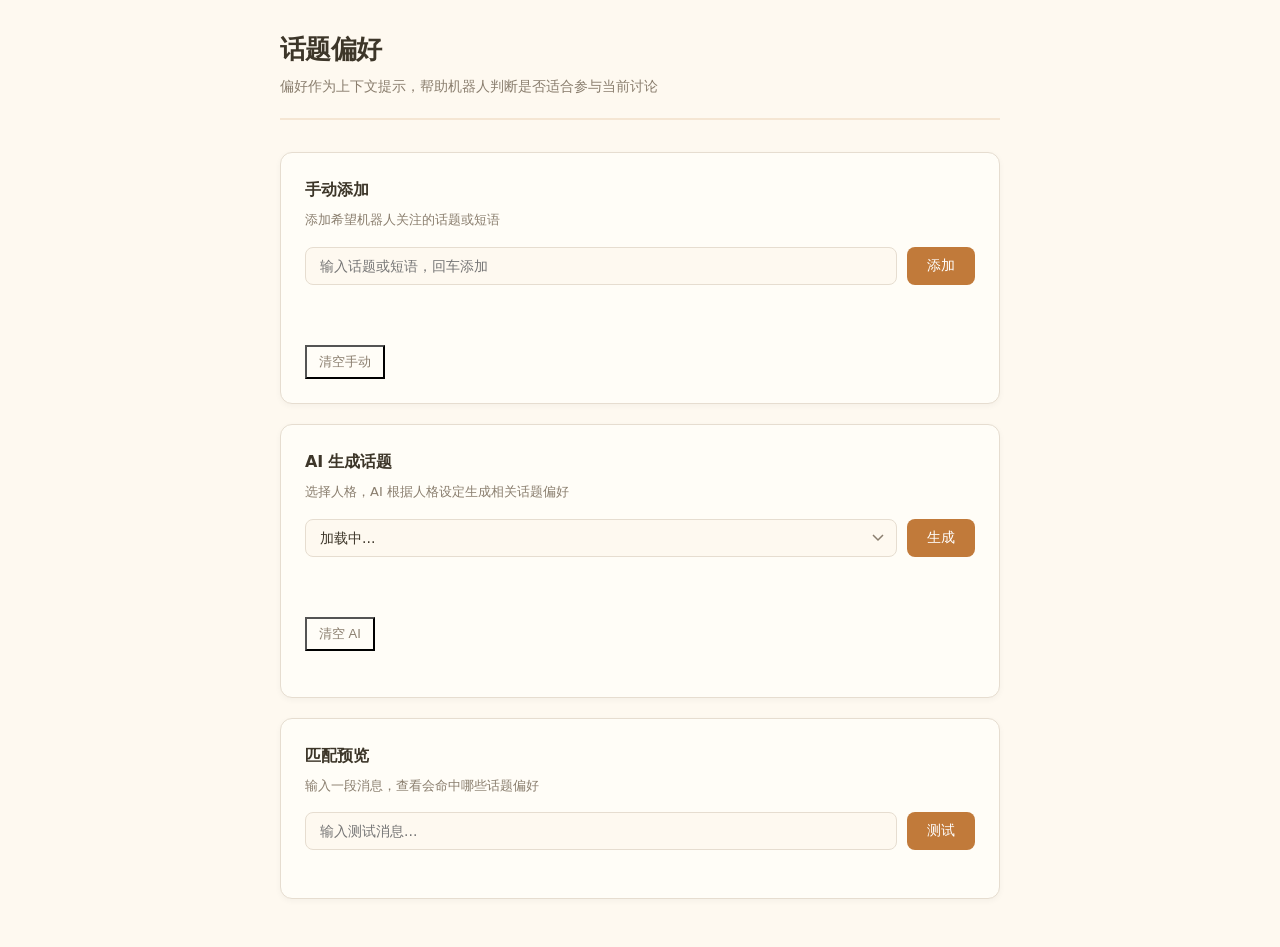
<file: pages/keywords/index.html>
<!doctype html>
<html lang="zh-CN">
<head>
  <meta charset="utf-8" />
  <title>话题偏好</title>
  <link rel="stylesheet" href="./style.css" />
</head>
<body>
  <div class="container">
    <div class="page-hd">
      <h2>话题偏好</h2>
      <p>偏好作为上下文提示，帮助机器人判断是否适合参与当前讨论</p>
    </div>

    <div class="card">
      <h3>手动添加</h3>
      <p class="hint">添加希望机器人关注的话题或短语</p>
      <div class="input-row">
        <input type="text" id="manualInput" placeholder="输入话题或短语，回车添加" />
        <button class="btn btn-primary" id="addBtn">添加</button>
      </div>
      <div class="tags" id="manualTags"></div>
      <div class="actions">
        <button class="btn-ghost" id="clearManual">清空手动</button>
        <span style="font-size:12px;color:var(--muted)" id="manualCount"></span>
      </div>
    </div>

    <div class="card">
      <h3>AI 生成话题</h3>
      <p class="hint">选择人格，AI 根据人格设定生成相关话题偏好</p>
      <div class="input-row">
        <select id="personaSelect"><option value="">加载中...</option></select>
        <button class="btn btn-primary" id="genBtn">生成</button>
      </div>
      <div class="tags" id="aiTags"></div>
      <div class="actions">
        <button class="btn-ghost" id="clearAi">清空 AI</button>
        <span style="font-size:12px;color:var(--muted)" id="aiCount"></span>
      </div>
      <div class="status-line" id="genStatus"></div>
    </div>

    <div class="card">
      <h3>匹配预览</h3>
      <p class="hint">输入一段消息，查看会命中哪些话题偏好</p>
      <div class="input-row">
        <input type="text" id="testInput" placeholder="输入测试消息..." />
        <button class="btn btn-primary" id="testBtn">测试</button>
      </div>
      <div class="status-line" id="testResult"></div>
    </div>
  </div>
  <script type="module" src="./app.js"></script>
</body>
</html>
</file>
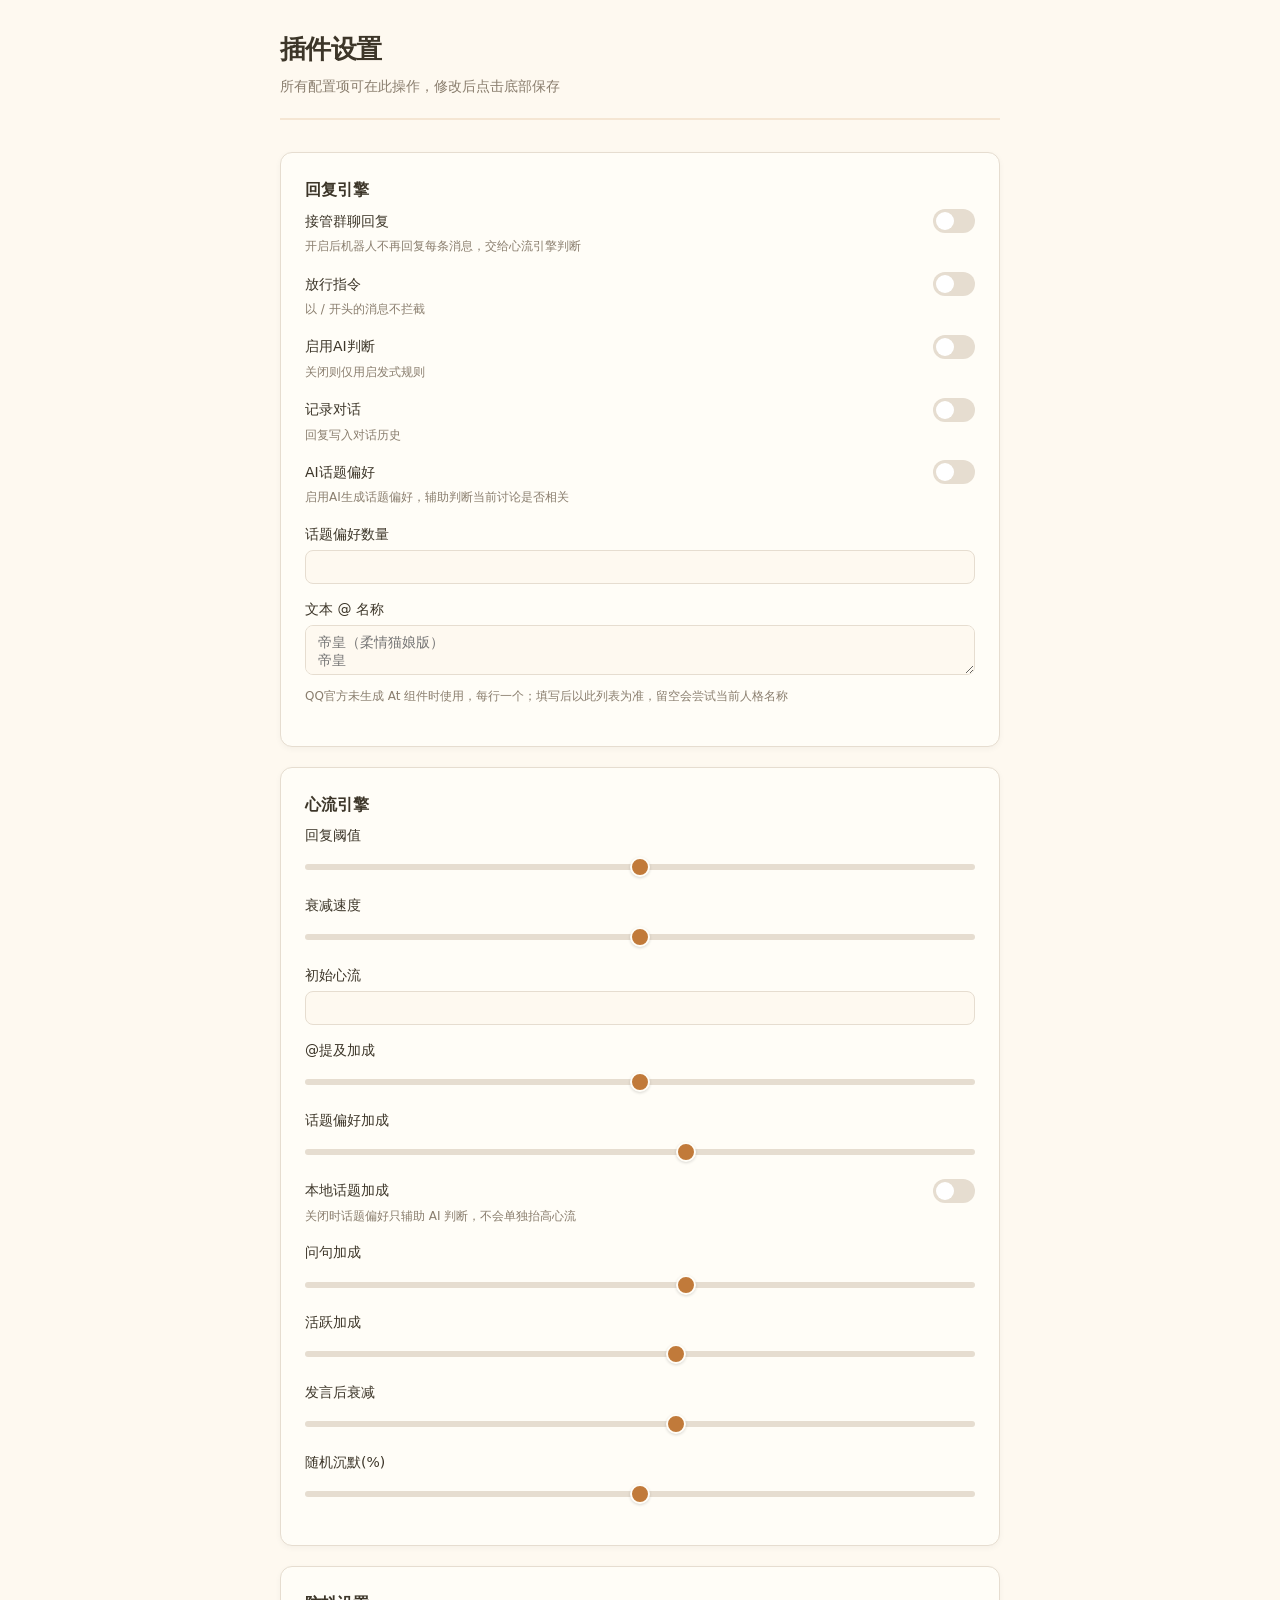
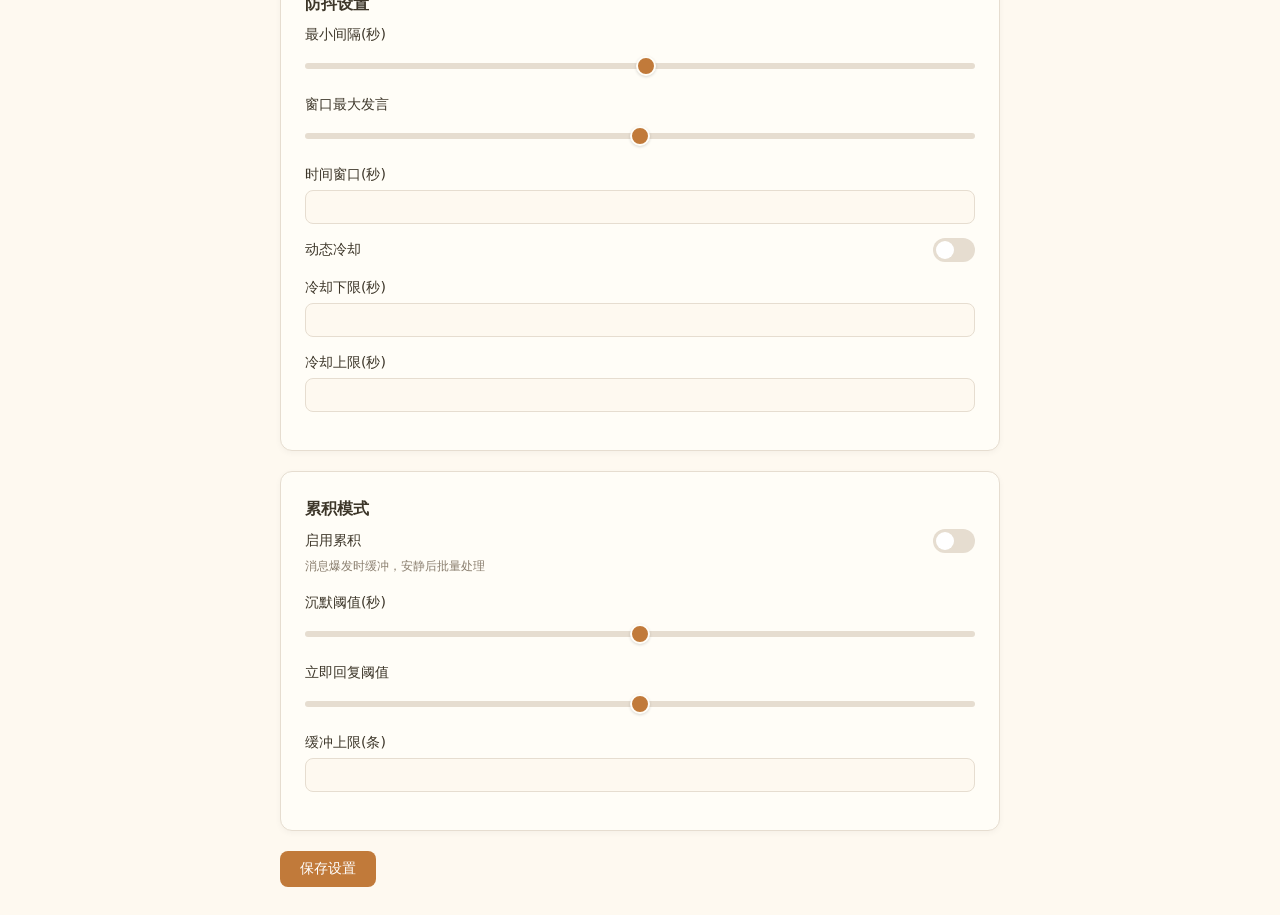
<file: pages/settings/index.html>
<!doctype html>
<html lang="zh-CN">
<head>
  <meta charset="utf-8" />
  <title>插件设置</title>
  <link rel="stylesheet" href="./style.css" />
</head>
<body>
  <div class="container">
    <div class="page-hd">
      <h2>插件设置</h2>
      <p>所有配置项可在此操作，修改后点击底部保存</p>
    </div>

    <form id="settingsForm" autocomplete="off">
      <!-- 回复引擎 -->
      <div class="card">
        <h3>回复引擎</h3>
        <div class="field">
          <label><span>接管群聊回复</span><input type="checkbox" name="reply_engine.override_group_replies" /></label>
          <span class="hint">开启后机器人不再回复每条消息，交给心流引擎判断</span>
        </div>
        <div class="field">
          <label><span>放行指令</span><input type="checkbox" name="reply_engine.allow_command_pass" /></label>
          <span class="hint">以 / 开头的消息不拦截</span>
        </div>
        <div class="field">
          <label><span>启用AI判断</span><input type="checkbox" name="reply_engine.enable_ai_judge" /></label>
          <span class="hint">关闭则仅用启发式规则</span>
        </div>
        <div class="field">
          <label><span>记录对话</span><input type="checkbox" name="reply_engine.record_conversation" /></label>
          <span class="hint">回复写入对话历史</span>
        </div>
        <div class="field">
          <label><span>AI话题偏好</span><input type="checkbox" name="reply_engine.use_ai_keywords" /></label>
          <span class="hint">启用AI生成话题偏好，辅助判断当前讨论是否相关</span>
        </div>
        <div class="field">
          <label>话题偏好数量</label>
          <input type="number" name="reply_engine.keyword_count" min="3" max="30" class="inp" />
        </div>
        <div class="field">
          <label>文本 @ 名称</label>
          <textarea name="reply_engine.text_mention_names" rows="2" class="inp" placeholder="帝皇（柔情猫娘版）&#10;帝皇"></textarea>
          <span class="hint">QQ官方未生成 At 组件时使用，每行一个；填写后以此列表为准，留空会尝试当前人格名称</span>
        </div>
      </div>

      <!-- 心流引擎 -->
      <div class="card">
        <h3>心流引擎</h3>
        <div class="range-field">
          <label>回复阈值 <output></output></label>
          <input type="range" name="flow_engine.flow_reply_threshold" min="10" max="80" step="5" />
        </div>
        <div class="range-field">
          <label>衰减速度 <output></output></label>
          <input type="range" name="flow_engine.flow_decay_rate" min="0.1" max="1" step="0.05" />
        </div>
        <div class="field">
          <label>初始心流</label>
          <input type="number" name="flow_engine.initial_flow" min="0" max="100" class="inp" />
        </div>
        <div class="range-field">
          <label>@提及加成 <output></output></label>
          <input type="range" name="flow_engine.flow_boost_mention" min="10" max="60" step="5" />
        </div>
        <div class="range-field">
          <label>话题偏好加成 <output></output></label>
          <input type="range" name="flow_engine.flow_boost_keyword" min="5" max="40" step="5" />
        </div>
        <div class="field">
          <label><span>本地话题加成</span><input type="checkbox" name="flow_engine.keyword_boost_enabled" /></label>
          <span class="hint">关闭时话题偏好只辅助 AI 判断，不会单独抬高心流</span>
        </div>
        <div class="range-field">
          <label>问句加成 <output></output></label>
          <input type="range" name="flow_engine.flow_boost_question" min="5" max="40" step="5" />
        </div>
        <div class="range-field">
          <label>活跃加成 <output></output></label>
          <input type="range" name="flow_engine.flow_boost_activity" min="1" max="10" step="1" />
        </div>
        <div class="range-field">
          <label>发言后衰减 <output></output></label>
          <input type="range" name="flow_engine.flow_decay_on_reply" min="5" max="50" step="5" />
        </div>
        <div class="range-field">
          <label>随机沉默(%) <output></output></label>
          <input type="range" name="flow_engine.random_silence_probability" min="0" max="40" step="5" />
        </div>
      </div>

      <!-- 防抖 -->
      <div class="card">
        <h3>防抖设置</h3>
        <div class="range-field">
          <label>最小间隔(秒) <output></output></label>
          <input type="range" name="debounce.min_reply_cooldown" min="5" max="60" step="1" />
        </div>
        <div class="range-field">
          <label>窗口最大发言 <output></output></label>
          <input type="range" name="debounce.max_replies_per_window" min="2" max="20" step="1" />
        </div>
        <div class="field">
          <label>时间窗口(秒)</label>
          <input type="number" name="debounce.reply_window_seconds" min="60" max="600" class="inp" />
        </div>
        <div class="field">
          <label><span>动态冷却</span><input type="checkbox" name="debounce.dynamic_cooldown_enabled" /></label>
        </div>
        <div class="field">
          <label>冷却下限(秒)</label>
          <input type="number" name="debounce.min_dynamic_cooldown" min="3" max="30" class="inp" />
        </div>
        <div class="field">
          <label>冷却上限(秒)</label>
          <input type="number" name="debounce.max_dynamic_cooldown" min="20" max="120" class="inp" />
        </div>
      </div>

      <!-- 累积 -->
      <div class="card">
        <h3>累积模式</h3>
        <div class="field">
          <label><span>启用累积</span><input type="checkbox" name="accumulation.enabled" /></label>
          <span class="hint">消息爆发时缓冲，安静后批量处理</span>
        </div>
        <div class="range-field">
          <label>沉默阈值(秒) <output></output></label>
          <input type="range" name="accumulation.silence_threshold" min="2" max="20" step="1" />
        </div>
        <div class="range-field">
          <label>立即回复阈值 <output></output></label>
          <input type="range" name="accumulation.immediate_flow_threshold" min="50" max="100" step="5" />
        </div>
        <div class="field">
          <label>缓冲上限(条)</label>
          <input type="number" name="accumulation.max_buffer_size" min="5" max="50" class="inp" />
        </div>
      </div>

      <div class="actions">
        <button type="submit" class="btn btn-primary" id="saveBtn">保存设置</button>
        <span class="status-line" id="saveStatus"></span>
      </div>
    </form>
  </div>
  <script type="module" src="./app.js"></script>
</body>
</html>
</file>
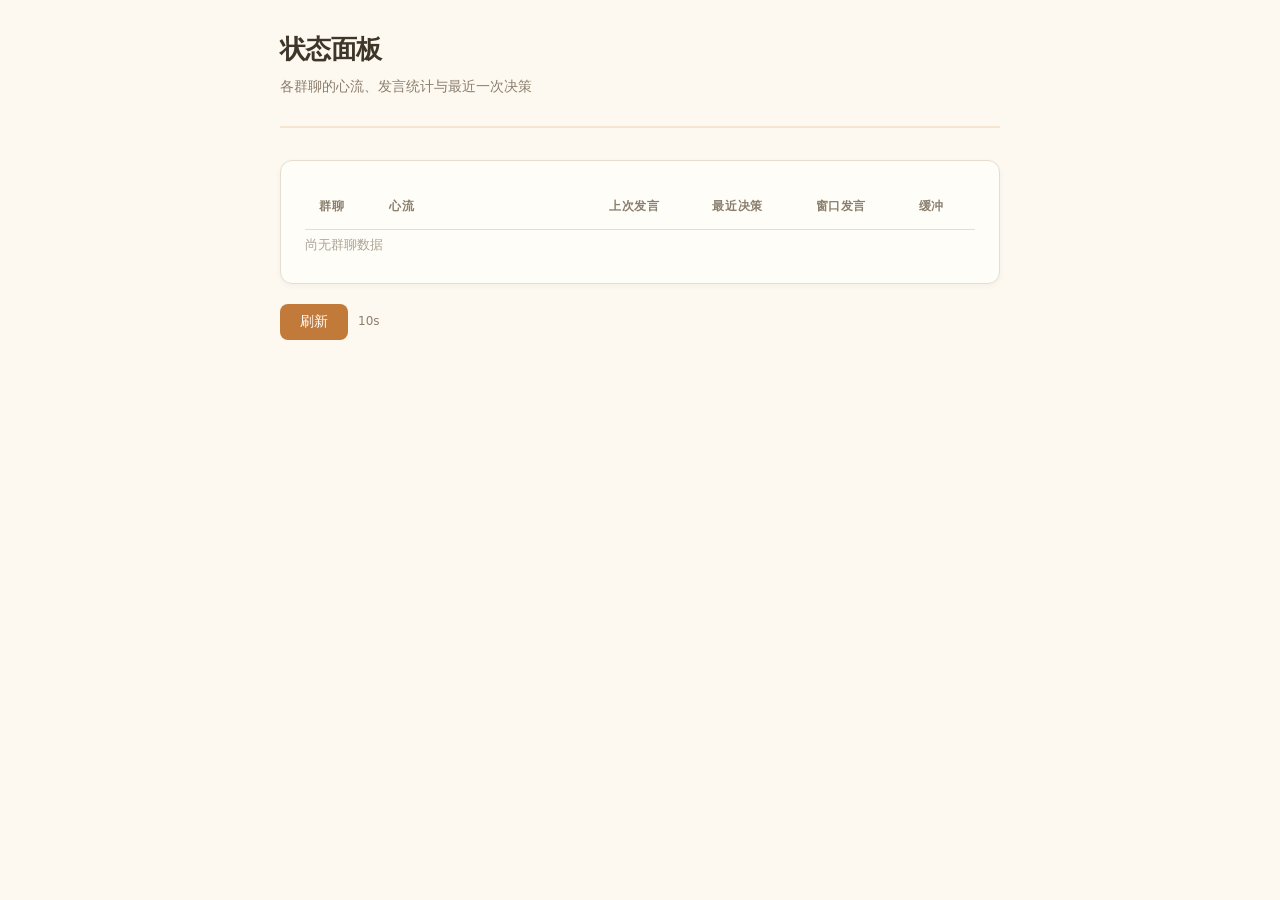
<file: pages/status/index.html>
<!doctype html>
<html lang="zh-CN">
<head>
  <meta charset="utf-8" />
  <title>状态面板</title>
  <link rel="stylesheet" href="./style.css" />
</head>
<body>
  <div class="container">
    <div class="page-hd">
      <h2>状态面板</h2>
      <p>各群聊的心流、发言统计与最近一次决策</p>
      <div class="meta-bar" id="metaBar"></div>
    </div>

    <div class="card">
      <table>
        <thead>
          <tr>
            <th>群聊</th>
            <th style="width:220px">心流</th>
            <th>上次发言</th>
            <th>最近决策</th>
            <th>窗口发言</th>
            <th>缓冲</th>
          </tr>
        </thead>
        <tbody id="groupTable"></tbody>
      </table>
      <div class="empty-msg" id="emptyMsg">尚无群聊数据</div>
    </div>

    <div class="actions">
      <button class="btn btn-primary" id="refreshBtn">刷新</button>
      <span class="auto-refresh" id="autoLabel">10s</span>
    </div>
  </div>
  <script type="module" src="./app.js"></script>
</body>
</html>
</file>
<file: pages/keywords/style.css>
:root {
  --cream: #fef9f0;
  --paper: #fffdf7;
  --charcoal: #3d3629;
  --muted: #8a7e6e;
  --faint: #e6ddd0;
  --amber: #c17a3a;
  --amber-light: #f5e6d3;
  --sage: #7a9a6e;
  --sage-light: #e8f0e3;
  --terracotta: #c15b3b;
  --terracotta-light: #fce8e2;
  --radius: 12px;
  --radius-sm: 8px;
}

[data-theme="dark"] {
  --cream: #2a2520;
  --paper: #38332d;
  --charcoal: #e8e0d0;
  --muted: #a39888;
  --faint: #4a4540;
  --amber: #d4a05a;
  --amber-light: #3d3025;
  --sage: #8db580;
  --sage-light: #2d3528;
  --terracotta: #d46a52;
  --terracotta-light: #3d2825;
}

* { box-sizing: border-box; margin: 0; padding: 0; }

body {
  background: var(--cream);
  color: var(--charcoal);
  font-family: "PingFang SC", "Microsoft YaHei", -apple-system, system-ui, sans-serif;
  font-size: 15px;
  line-height: 1.65;
  padding: 28px 24px;
  min-height: 100vh;
}

h1, h2, h3 {
  font-weight: 600;
  letter-spacing: -0.01em;
}

.container { max-width: 720px; margin: 0 auto; }

/* ── Header ─────────────────────────── */

.page-hd {
  margin-bottom: 32px;
  padding-bottom: 20px;
  border-bottom: 2px solid var(--amber-light);
}
.page-hd h2 {
  font-size: 26px;
  color: var(--charcoal);
  letter-spacing: -0.02em;
}
.page-hd p {
  font-size: 14px;
  color: var(--muted);
  margin-top: 4px;
}

/* ── Card ──────────────────────────── */

.card {
  background: var(--paper);
  border: 1px solid var(--faint);
  border-radius: var(--radius);
  padding: 24px;
  margin-bottom: 20px;
  box-shadow: 0 2px 6px rgba(0,0,0,0.04);
  transition: box-shadow 0.2s;
}
.card:hover { box-shadow: 0 4px 14px rgba(0,0,0,0.07); }

.card h3 {
  font-size: 16px;
  margin-bottom: 6px;
  display: flex;
  align-items: center;
  gap: 8px;
}
.card h3 .icon { font-size: 20px; }

.card .hint {
  font-size: 13px;
  color: var(--muted);
  margin-bottom: 16px;
}

/* ── Form Controls ──────────────────── */

.input-row {
  display: flex;
  gap: 10px;
  margin-bottom: 12px;
}
.input-row input, .input-row select {
  flex: 1;
  padding: 10px 14px;
  border: 1.5px solid var(--faint);
  border-radius: var(--radius-sm);
  background: var(--cream);
  color: var(--charcoal);
  font-size: 14px;
  font-family: inherit;
  outline: none;
  transition: border-color 0.2s, box-shadow 0.2s;
}
.input-row input:focus, .input-row select:focus {
  border-color: var(--amber);
  box-shadow: 0 0 0 3px var(--amber-light);
}
.input-row select { cursor: pointer; appearance: none; background-image: url("data:image/svg+xml,%3Csvg xmlns='http://www.w3.org/2000/svg' width='12' height='8'%3E%3Cpath d='M1 1l5 5 5-5' stroke='%238a7e6e' stroke-width='1.5' fill='none'/%3E%3C/svg%3E"); background-repeat: no-repeat; background-position: right 12px center; padding-right: 32px; }

.btn {
  display: inline-flex;
  align-items: center;
  gap: 6px;
  padding: 9px 20px;
  border: none;
  border-radius: var(--radius-sm);
  cursor: pointer;
  font-size: 14px;
  font-weight: 500;
  font-family: inherit;
  transition: all 0.15s;
}
.btn-primary {
  background: var(--amber);
  color: #fff;
}
.btn-primary:hover { background: var(--terracotta); transform: translateY(-1px); }
.btn-primary:disabled { opacity: 0.45; cursor: not-allowed; transform: none; }

.btn-ghost {
  background: none;
  color: var(--muted);
  padding: 6px 12px;
  font-size: 13px;
}
.btn-ghost:hover { color: var(--terracotta); }

/* ── Tags ───────────────────────────── */

.tags {
  display: flex;
  flex-wrap: wrap;
  gap: 8px;
  margin: 14px 0;
  min-height: 32px;
}

.tag {
  display: inline-flex;
  align-items: center;
  gap: 6px;
  padding: 6px 14px;
  border-radius: 20px;
  font-size: 13px;
  font-weight: 500;
  animation: popIn 0.25s cubic-bezier(0.16, 1, 0.3, 1);
}
@keyframes popIn {
  from { opacity: 0; transform: scale(0.85); }
  to { opacity: 1; transform: scale(1); }
}

.tag.manual {
  background: var(--amber-light);
  color: var(--amber);
}
.tag.ai {
  background: var(--sage-light);
  color: var(--sage);
}

.tag-del {
  background: none;
  border: none;
  cursor: pointer;
  color: inherit;
  opacity: 0.5;
  font-size: 17px;
  line-height: 1;
  padding: 0;
  transition: opacity 0.15s;
}
.tag-del:hover { opacity: 1; }

.empty-msg {
  color: var(--muted);
  font-size: 13px;
  padding: 4px 0;
  opacity: 0.7;
}

/* ── Actions ────────────────────────── */

.actions {
  display: flex;
  align-items: center;
  gap: 10px;
  margin-top: 4px;
}

.status-line {
  font-size: 13px;
  margin-top: 10px;
  padding: 6px 0;
}
.status-line.success { color: var(--sage); }
.status-line.error { color: var(--terracotta); }

.auto-refresh { font-size: 12px; color: var(--muted); }

/* ── Spinner ────────────────────────── */

.spinner {
  display: inline-block;
  width: 16px; height: 16px;
  border: 2px solid rgba(255,255,255,0.25);
  border-top-color: #fff;
  border-radius: 50%;
  animation: spin 0.5s linear infinite;
}
@keyframes spin { to { transform: rotate(360deg); } }

/* ── Table ──────────────────────────── */

table { width: 100%; border-collapse: collapse; }
thead th {
  padding: 12px 14px;
  text-align: left;
  font-size: 12px;
  font-weight: 600;
  text-transform: uppercase;
  letter-spacing: 0.05em;
  color: var(--muted);
  border-bottom: 1.5px solid var(--faint);
}
tbody td {
  padding: 14px;
  font-size: 14px;
  border-bottom: 1px solid var(--faint);
}

td:nth-child(2) { font-family: "SF Mono", "Cascadia Code", "Consolas", monospace; font-size: 12px; white-space: nowrap; letter-spacing: -0.5px; }

td:nth-child(5) { font-weight: 600; }

/* ── Flow bar ───────────────────────── */

.flow-row { display: flex; align-items: center; gap: 10px; }
.flow-bar-wrap {
  flex: 1;
  height: 8px;
  background: var(--faint);
  border-radius: 4px;
  overflow: hidden;
}
.flow-bar-fill {
  height: 100%;
  border-radius: 4px;
  transition: width 0.6s cubic-bezier(0.16, 1, 0.3, 1);
}
.flow-bar-fill.low { background: var(--muted); }
.flow-bar-fill.mid { background: var(--amber); }
.flow-bar-fill.high { background: var(--terracotta); }
.flow-val { font-size: 13px; font-weight: 600; min-width: 36px; text-align: right; }

/* ── Meta bar ───────────────────────── */

.meta-bar {
  display: flex;
  gap: 16px;
  font-size: 12px;
  color: var(--muted);
  margin-top: 8px;
}
.meta-bar span { display: flex; align-items: center; gap: 4px; }
.meta-dot {
  width: 8px; height: 8px;
  border-radius: 50%;
  background: var(--sage);
}
.meta-dot.off { background: var(--muted); }
</file>
<file: pages/settings/style.css>
:root {
  --cream: #fef9f0;
  --paper: #fffdf7;
  --charcoal: #3d3629;
  --muted: #8a7e6e;
  --faint: #e6ddd0;
  --amber: #c17a3a;
  --amber-light: #f5e6d3;
  --sage: #7a9a6e;
  --sage-light: #e8f0e3;
  --terracotta: #c15b3b;
  --terracotta-light: #fce8e2;
  --radius: 12px;
  --radius-sm: 8px;
}

[data-theme="dark"] {
  --cream: #2a2520;
  --paper: #38332d;
  --charcoal: #e8e0d0;
  --muted: #a39888;
  --faint: #4a4540;
  --amber: #d4a05a;
  --amber-light: #3d3025;
  --sage: #8db580;
  --sage-light: #2d3528;
  --terracotta: #d46a52;
  --terracotta-light: #3d2825;
}

* { box-sizing: border-box; margin: 0; padding: 0; }

body {
  background: var(--cream);
  color: var(--charcoal);
  font-family: "PingFang SC", "Microsoft YaHei", -apple-system, system-ui, sans-serif;
  font-size: 15px;
  line-height: 1.65;
  padding: 28px 24px;
  min-height: 100vh;
}

h1, h2, h3 {
  font-weight: 600;
  letter-spacing: -0.01em;
}

.container { max-width: 720px; margin: 0 auto; }

/* ── Header ─────────────────────────── */

.page-hd {
  margin-bottom: 32px;
  padding-bottom: 20px;
  border-bottom: 2px solid var(--amber-light);
}
.page-hd h2 {
  font-size: 26px;
  color: var(--charcoal);
  letter-spacing: -0.02em;
}
.page-hd p {
  font-size: 14px;
  color: var(--muted);
  margin-top: 4px;
}

/* ── Card ──────────────────────────── */

.card {
  background: var(--paper);
  border: 1px solid var(--faint);
  border-radius: var(--radius);
  padding: 24px;
  margin-bottom: 20px;
  box-shadow: 0 2px 6px rgba(0,0,0,0.04);
  transition: box-shadow 0.2s;
}
.card:hover { box-shadow: 0 4px 14px rgba(0,0,0,0.07); }

.card h3 {
  font-size: 16px;
  margin-bottom: 6px;
  display: flex;
  align-items: center;
  gap: 8px;
}
.card h3 .icon { font-size: 20px; }

.card .hint {
  font-size: 13px;
  color: var(--muted);
  margin-bottom: 16px;
}

/* ── Form Controls ──────────────────── */

.input-row {
  display: flex;
  gap: 10px;
  margin-bottom: 12px;
}
.input-row input, .input-row select {
  flex: 1;
  padding: 10px 14px;
  border: 1.5px solid var(--faint);
  border-radius: var(--radius-sm);
  background: var(--cream);
  color: var(--charcoal);
  font-size: 14px;
  font-family: inherit;
  outline: none;
  transition: border-color 0.2s, box-shadow 0.2s;
}
.input-row input:focus, .input-row select:focus {
  border-color: var(--amber);
  box-shadow: 0 0 0 3px var(--amber-light);
}
.input-row select { cursor: pointer; appearance: none; background-image: url("data:image/svg+xml,%3Csvg xmlns='http://www.w3.org/2000/svg' width='12' height='8'%3E%3Cpath d='M1 1l5 5 5-5' stroke='%238a7e6e' stroke-width='1.5' fill='none'/%3E%3C/svg%3E"); background-repeat: no-repeat; background-position: right 12px center; padding-right: 32px; }

.btn {
  display: inline-flex;
  align-items: center;
  gap: 6px;
  padding: 9px 20px;
  border: none;
  border-radius: var(--radius-sm);
  cursor: pointer;
  font-size: 14px;
  font-weight: 500;
  font-family: inherit;
  transition: all 0.15s;
}
.btn-primary {
  background: var(--amber);
  color: #fff;
}
.btn-primary:hover { background: var(--terracotta); transform: translateY(-1px); }
.btn-primary:disabled { opacity: 0.45; cursor: not-allowed; transform: none; }

.btn-ghost {
  background: none;
  color: var(--muted);
  padding: 6px 12px;
  font-size: 13px;
}
.btn-ghost:hover { color: var(--terracotta); }

/* ── Tags ───────────────────────────── */

.tags {
  display: flex;
  flex-wrap: wrap;
  gap: 8px;
  margin: 14px 0;
  min-height: 32px;
}

.tag {
  display: inline-flex;
  align-items: center;
  gap: 6px;
  padding: 6px 14px;
  border-radius: 20px;
  font-size: 13px;
  font-weight: 500;
  animation: popIn 0.25s cubic-bezier(0.16, 1, 0.3, 1);
}
@keyframes popIn {
  from { opacity: 0; transform: scale(0.85); }
  to { opacity: 1; transform: scale(1); }
}

.tag.manual {
  background: var(--amber-light);
  color: var(--amber);
}
.tag.ai {
  background: var(--sage-light);
  color: var(--sage);
}

.tag-del {
  background: none;
  border: none;
  cursor: pointer;
  color: inherit;
  opacity: 0.5;
  font-size: 17px;
  line-height: 1;
  padding: 0;
  transition: opacity 0.15s;
}
.tag-del:hover { opacity: 1; }

.empty-msg {
  color: var(--muted);
  font-size: 13px;
  padding: 4px 0;
  opacity: 0.7;
}

/* ── Actions ────────────────────────── */

.actions {
  display: flex;
  align-items: center;
  gap: 10px;
  margin-top: 4px;
}

.status-line {
  font-size: 13px;
  margin-top: 10px;
  padding: 6px 0;
}
.status-line.success { color: var(--sage); }
.status-line.error { color: var(--terracotta); }

.auto-refresh { font-size: 12px; color: var(--muted); }

/* ── Spinner ────────────────────────── */

.spinner {
  display: inline-block;
  width: 16px; height: 16px;
  border: 2px solid rgba(255,255,255,0.25);
  border-top-color: #fff;
  border-radius: 50%;
  animation: spin 0.5s linear infinite;
}
@keyframes spin { to { transform: rotate(360deg); } }

/* ── Table ──────────────────────────── */

table { width: 100%; border-collapse: collapse; }
thead th {
  padding: 12px 14px;
  text-align: left;
  font-size: 12px;
  font-weight: 600;
  text-transform: uppercase;
  letter-spacing: 0.05em;
  color: var(--muted);
  border-bottom: 1.5px solid var(--faint);
}
tbody td {
  padding: 14px;
  font-size: 14px;
  border-bottom: 1px solid var(--faint);
}

td:nth-child(2) { font-family: "SF Mono", "Cascadia Code", "Consolas", monospace; font-size: 12px; white-space: nowrap; letter-spacing: -0.5px; }

td:nth-child(5) { font-weight: 600; }

/* ── Flow bar ───────────────────────── */

.flow-row { display: flex; align-items: center; gap: 10px; }
.flow-bar-wrap {
  flex: 1;
  height: 8px;
  background: var(--faint);
  border-radius: 4px;
  overflow: hidden;
}
.flow-bar-fill {
  height: 100%;
  border-radius: 4px;
  transition: width 0.6s cubic-bezier(0.16, 1, 0.3, 1);
}
.flow-bar-fill.low { background: var(--muted); }
.flow-bar-fill.mid { background: var(--amber); }
.flow-bar-fill.high { background: var(--terracotta); }
.flow-val { font-size: 13px; font-weight: 600; min-width: 36px; text-align: right; }

/* ── Meta bar ───────────────────────── */

.meta-bar {
  display: flex;
  gap: 16px;
  font-size: 12px;
  color: var(--muted);
  margin-top: 8px;
}
.meta-bar span { display: flex; align-items: center; gap: 4px; }
.meta-dot {
  width: 8px; height: 8px;
  border-radius: 50%;
  background: var(--sage);
}
.meta-dot.off { background: var(--muted); }

/* ── Settings fields ───────────────── */

.field {
  margin-bottom: 14px;
}
.field label {
  display: flex;
  align-items: center;
  justify-content: space-between;
  font-size: 14px;
  font-weight: 500;
  gap: 10px;
}
.field .hint {
  font-size: 12px;
  color: var(--muted);
  margin: 2px 0 0 0;
}

/* toggle switch */
input[type="checkbox"] {
  appearance: none;
  width: 42px;
  height: 24px;
  background: var(--faint);
  border-radius: 12px;
  cursor: pointer;
  position: relative;
  transition: background 0.2s;
  flex-shrink: 0;
}
input[type="checkbox"]::after {
  content: "";
  position: absolute;
  top: 3px;
  left: 3px;
  width: 18px;
  height: 18px;
  background: #fff;
  border-radius: 50%;
  transition: transform 0.2s;
}
input[type="checkbox"]:checked {
  background: var(--amber);
}
input[type="checkbox"]:checked::after {
  transform: translateX(18px);
}

/* text/number inputs */
.inp {
  width: 100%;
  padding: 8px 12px;
  border: 1.5px solid var(--faint);
  border-radius: var(--radius-sm);
  background: var(--cream);
  color: var(--charcoal);
  font-size: 14px;
  font-family: inherit;
  outline: none;
  transition: border-color 0.2s, box-shadow 0.2s;
  margin-top: 4px;
}
.inp:focus {
  border-color: var(--amber);
  box-shadow: 0 0 0 3px var(--amber-light);
}

select.inp {
  appearance: none;
  background-image: url("data:image/svg+xml,%3Csvg xmlns='http://www.w3.org/2000/svg' width='12' height='8'%3E%3Cpath d='M1 1l5 5 5-5' stroke='%238a7e6e' stroke-width='1.5' fill='none'/%3E%3C/svg%3E");
  background-repeat: no-repeat;
  background-position: right 12px center;
  padding-right: 32px;
  cursor: pointer;
}

/* range slider */
.range-field {
  margin-bottom: 16px;
}
.range-field label {
  display: flex;
  justify-content: space-between;
  align-items: center;
  font-size: 14px;
  font-weight: 500;
  margin-bottom: 6px;
}
.range-field output {
  font-size: 13px;
  color: var(--amber);
  font-weight: 600;
  min-width: 36px;
  text-align: right;
}
input[type="range"] {
  width: 100%;
  height: 6px;
  appearance: none;
  background: var(--faint);
  border-radius: 3px;
  outline: none;
}
input[type="range"]::-webkit-slider-thumb {
  appearance: none;
  width: 20px;
  height: 20px;
  border-radius: 50%;
  background: var(--amber);
  cursor: pointer;
  border: 2px solid var(--paper);
  box-shadow: 0 1px 3px rgba(0,0,0,0.15);
  transition: transform 0.15s;
}
input[type="range"]::-webkit-slider-thumb:hover { transform: scale(1.15); }
</file>
<file: pages/status/style.css>
:root {
  --cream: #fef9f0;
  --paper: #fffdf7;
  --charcoal: #3d3629;
  --muted: #8a7e6e;
  --faint: #e6ddd0;
  --amber: #c17a3a;
  --amber-light: #f5e6d3;
  --sage: #7a9a6e;
  --sage-light: #e8f0e3;
  --terracotta: #c15b3b;
  --terracotta-light: #fce8e2;
  --radius: 12px;
  --radius-sm: 8px;
}

[data-theme="dark"] {
  --cream: #2a2520;
  --paper: #38332d;
  --charcoal: #e8e0d0;
  --muted: #a39888;
  --faint: #4a4540;
  --amber: #d4a05a;
  --amber-light: #3d3025;
  --sage: #8db580;
  --sage-light: #2d3528;
  --terracotta: #d46a52;
  --terracotta-light: #3d2825;
}

* { box-sizing: border-box; margin: 0; padding: 0; }

body {
  background: var(--cream);
  color: var(--charcoal);
  font-family: "PingFang SC", "Microsoft YaHei", -apple-system, system-ui, sans-serif;
  font-size: 15px;
  line-height: 1.65;
  padding: 28px 24px;
  min-height: 100vh;
}

h1, h2, h3 {
  font-weight: 600;
  letter-spacing: -0.01em;
}

.container { max-width: 720px; margin: 0 auto; }

/* ── Header ─────────────────────────── */

.page-hd {
  margin-bottom: 32px;
  padding-bottom: 20px;
  border-bottom: 2px solid var(--amber-light);
}
.page-hd h2 {
  font-size: 26px;
  color: var(--charcoal);
  letter-spacing: -0.02em;
}
.page-hd p {
  font-size: 14px;
  color: var(--muted);
  margin-top: 4px;
}

/* ── Card ──────────────────────────── */

.card {
  background: var(--paper);
  border: 1px solid var(--faint);
  border-radius: var(--radius);
  padding: 24px;
  margin-bottom: 20px;
  box-shadow: 0 2px 6px rgba(0,0,0,0.04);
  transition: box-shadow 0.2s;
}
.card:hover { box-shadow: 0 4px 14px rgba(0,0,0,0.07); }

.card h3 {
  font-size: 16px;
  margin-bottom: 6px;
  display: flex;
  align-items: center;
  gap: 8px;
}
.card h3 .icon { font-size: 20px; }

.card .hint {
  font-size: 13px;
  color: var(--muted);
  margin-bottom: 16px;
}

/* ── Form Controls ──────────────────── */

.input-row {
  display: flex;
  gap: 10px;
  margin-bottom: 12px;
}
.input-row input, .input-row select {
  flex: 1;
  padding: 10px 14px;
  border: 1.5px solid var(--faint);
  border-radius: var(--radius-sm);
  background: var(--cream);
  color: var(--charcoal);
  font-size: 14px;
  font-family: inherit;
  outline: none;
  transition: border-color 0.2s, box-shadow 0.2s;
}
.input-row input:focus, .input-row select:focus {
  border-color: var(--amber);
  box-shadow: 0 0 0 3px var(--amber-light);
}
.input-row select { cursor: pointer; appearance: none; background-image: url("data:image/svg+xml,%3Csvg xmlns='http://www.w3.org/2000/svg' width='12' height='8'%3E%3Cpath d='M1 1l5 5 5-5' stroke='%238a7e6e' stroke-width='1.5' fill='none'/%3E%3C/svg%3E"); background-repeat: no-repeat; background-position: right 12px center; padding-right: 32px; }

.btn {
  display: inline-flex;
  align-items: center;
  gap: 6px;
  padding: 9px 20px;
  border: none;
  border-radius: var(--radius-sm);
  cursor: pointer;
  font-size: 14px;
  font-weight: 500;
  font-family: inherit;
  transition: all 0.15s;
}
.btn-primary {
  background: var(--amber);
  color: #fff;
}
.btn-primary:hover { background: var(--terracotta); transform: translateY(-1px); }
.btn-primary:disabled { opacity: 0.45; cursor: not-allowed; transform: none; }

.btn-ghost {
  background: none;
  color: var(--muted);
  padding: 6px 12px;
  font-size: 13px;
}
.btn-ghost:hover { color: var(--terracotta); }

/* ── Tags ───────────────────────────── */

.tags {
  display: flex;
  flex-wrap: wrap;
  gap: 8px;
  margin: 14px 0;
  min-height: 32px;
}

.tag {
  display: inline-flex;
  align-items: center;
  gap: 6px;
  padding: 6px 14px;
  border-radius: 20px;
  font-size: 13px;
  font-weight: 500;
  animation: popIn 0.25s cubic-bezier(0.16, 1, 0.3, 1);
}
@keyframes popIn {
  from { opacity: 0; transform: scale(0.85); }
  to { opacity: 1; transform: scale(1); }
}

.tag.manual {
  background: var(--amber-light);
  color: var(--amber);
}
.tag.ai {
  background: var(--sage-light);
  color: var(--sage);
}

.tag-del {
  background: none;
  border: none;
  cursor: pointer;
  color: inherit;
  opacity: 0.5;
  font-size: 17px;
  line-height: 1;
  padding: 0;
  transition: opacity 0.15s;
}
.tag-del:hover { opacity: 1; }

.empty-msg {
  color: var(--muted);
  font-size: 13px;
  padding: 4px 0;
  opacity: 0.7;
}

/* ── Actions ────────────────────────── */

.actions {
  display: flex;
  align-items: center;
  gap: 10px;
  margin-top: 4px;
}

.status-line {
  font-size: 13px;
  margin-top: 10px;
  padding: 6px 0;
}
.status-line.success { color: var(--sage); }
.status-line.error { color: var(--terracotta); }

.auto-refresh { font-size: 12px; color: var(--muted); }

/* ── Spinner ────────────────────────── */

.spinner {
  display: inline-block;
  width: 16px; height: 16px;
  border: 2px solid rgba(255,255,255,0.25);
  border-top-color: #fff;
  border-radius: 50%;
  animation: spin 0.5s linear infinite;
}
@keyframes spin { to { transform: rotate(360deg); } }

/* ── Table ──────────────────────────── */

table { width: 100%; border-collapse: collapse; }
thead th {
  padding: 12px 14px;
  text-align: left;
  font-size: 12px;
  font-weight: 600;
  text-transform: uppercase;
  letter-spacing: 0.05em;
  color: var(--muted);
  border-bottom: 1.5px solid var(--faint);
}
tbody td {
  padding: 14px;
  font-size: 14px;
  border-bottom: 1px solid var(--faint);
}

td:nth-child(2) { font-family: "SF Mono", "Cascadia Code", "Consolas", monospace; font-size: 12px; white-space: nowrap; letter-spacing: -0.5px; }

td:nth-child(5) { font-weight: 600; }

/* ── Flow bar ───────────────────────── */

.flow-row { display: flex; align-items: center; gap: 10px; }
.flow-bar-wrap {
  flex: 1;
  height: 8px;
  background: var(--faint);
  border-radius: 4px;
  overflow: hidden;
}
.flow-bar-fill {
  height: 100%;
  border-radius: 4px;
  transition: width 0.6s cubic-bezier(0.16, 1, 0.3, 1);
}
.flow-bar-fill.low { background: var(--muted); }
.flow-bar-fill.mid { background: var(--amber); }
.flow-bar-fill.high { background: var(--terracotta); }
.flow-val { font-size: 13px; font-weight: 600; min-width: 36px; text-align: right; }

/* ── Meta bar ───────────────────────── */

.meta-bar {
  display: flex;
  gap: 16px;
  font-size: 12px;
  color: var(--muted);
  margin-top: 8px;
}
.meta-bar span { display: flex; align-items: center; gap: 4px; }
.meta-dot {
  width: 8px; height: 8px;
  border-radius: 50%;
  background: var(--sage);
}
.meta-dot.off { background: var(--muted); }
</file>
